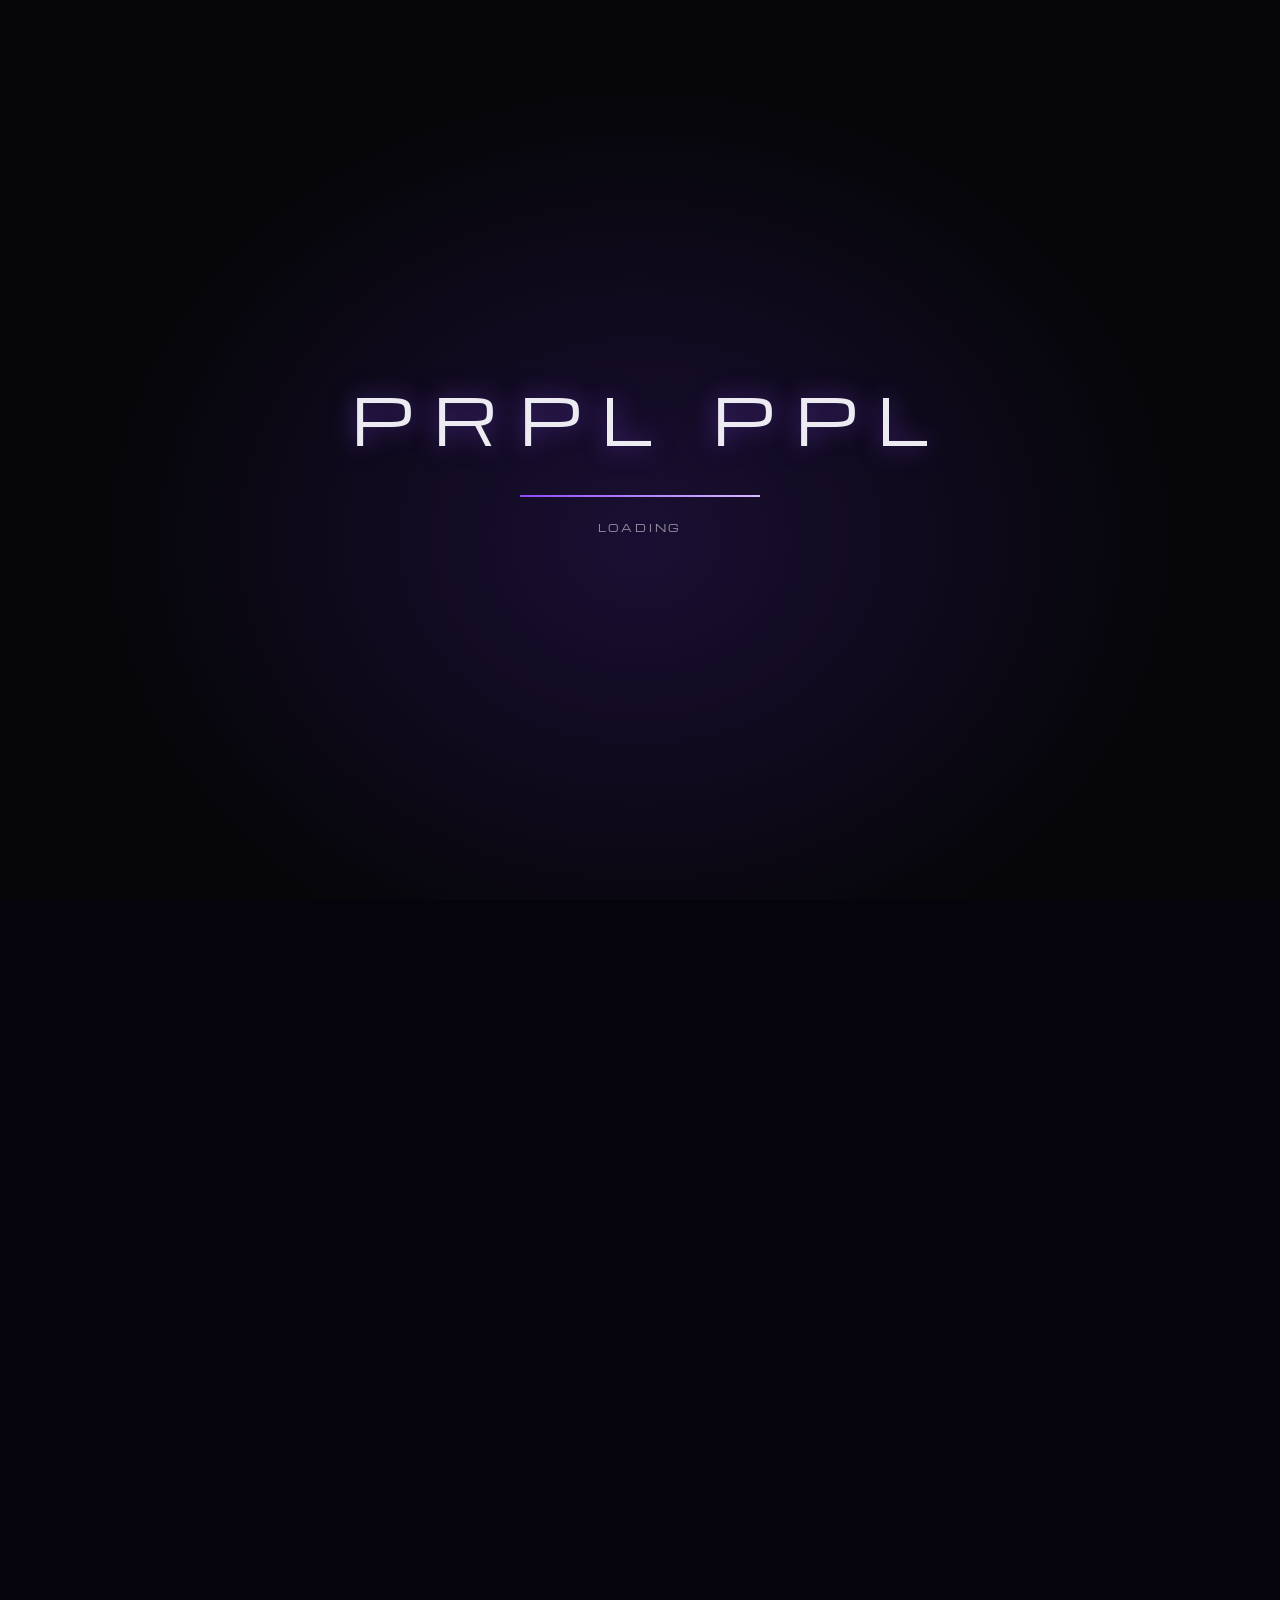
<file: prpl-ppl-site/index.html>
<!DOCTYPE html>
<html lang="en">
<head>
  <meta charset="UTF-8">
  <meta name="viewport" content="width=device-width, initial-scale=1, viewport-fit=cover">
  <meta name="theme-color" content="#000000">
  <title>PRPL PPL</title>
  <meta name="description" content="PRPL PPL: follow the Signal.">
  <link rel="preload" href="assets/fonts/michroma.woff2" as="font" type="font/woff2" crossorigin>
  <link rel="stylesheet" href="base.css"><link rel="stylesheet" href="site.css">
</head>
<body class="is-loading"><nav class="nav" aria-label="Main"><a class="logo" href="index.html">✦ PRPL PPL</a><div class="links"><a href="codex.html">Codex</a><a href="elsewhere.html">Elsewhere</a><a href="observatory.html">Observatory</a><a href="archive.html">Archive</a><a href="oracle.html">Oracle</a><a href="portal.html">Portal</a></div></nav>

  <!-- Loading screen: stays up until the whole video is in memory, so scrolling never stutters. -->
  <div class="loader" id="loader" role="status" aria-live="polite">
    <div class="loader__mark" aria-hidden="true">PRPL PPL</div>
    <div class="loader__bar" aria-hidden="true"><span id="loader-bar"></span></div>
    <p class="loader__status" id="loader-status">Loading 0%</p>
  </div>

  <!-- Scroll-controlled video: scrolling moves the film forward and back. It never plays by itself. -->
  <section class="scroll-video" id="scroll-video" aria-label="PRPL PPL cinematic walk-through">
    <div class="scroll-video__stage">
      <video
        class="scroll-video__media"
        data-src="./assets/video/scene.mp4"
        data-mobile-src="./assets/video/scene-mobile.mp4"
        muted
        playsinline
        webkit-playsinline
        preload="metadata"
        disablepictureinpicture
        disableremoteplayback
        aria-hidden="true"
        tabindex="-1"></video>
      <div class="home-t"><p class="k">THE SIGNAL</p><h1>PRPL PPL</h1></div><div class="scroll-hint" id="scroll-hint">Scroll to enter</div><div class="home-cta" id="home-cta"><p class="sm">FOLLOW THE SIGNAL</p><a class="btn" href="codex.html">ENTER CODEX: 000 →</a></div>
    </div>
  </section>

  <script>
    // Pick the phone or desktop file before the script starts (phones get a centre-cropped, smaller copy).
    (function () {
      var v = document.querySelector('#scroll-video video');
      var src = v.getAttribute('data-src');
      if (window.matchMedia('(max-aspect-ratio: 2/3)').matches) src = v.getAttribute('data-mobile-src') || src;
      window.RVR_SRC = src; // script.js loads it (with a progress bar)
    })();
  </script>
  <script src="script.js"></script>
</body>
</html>
</file>
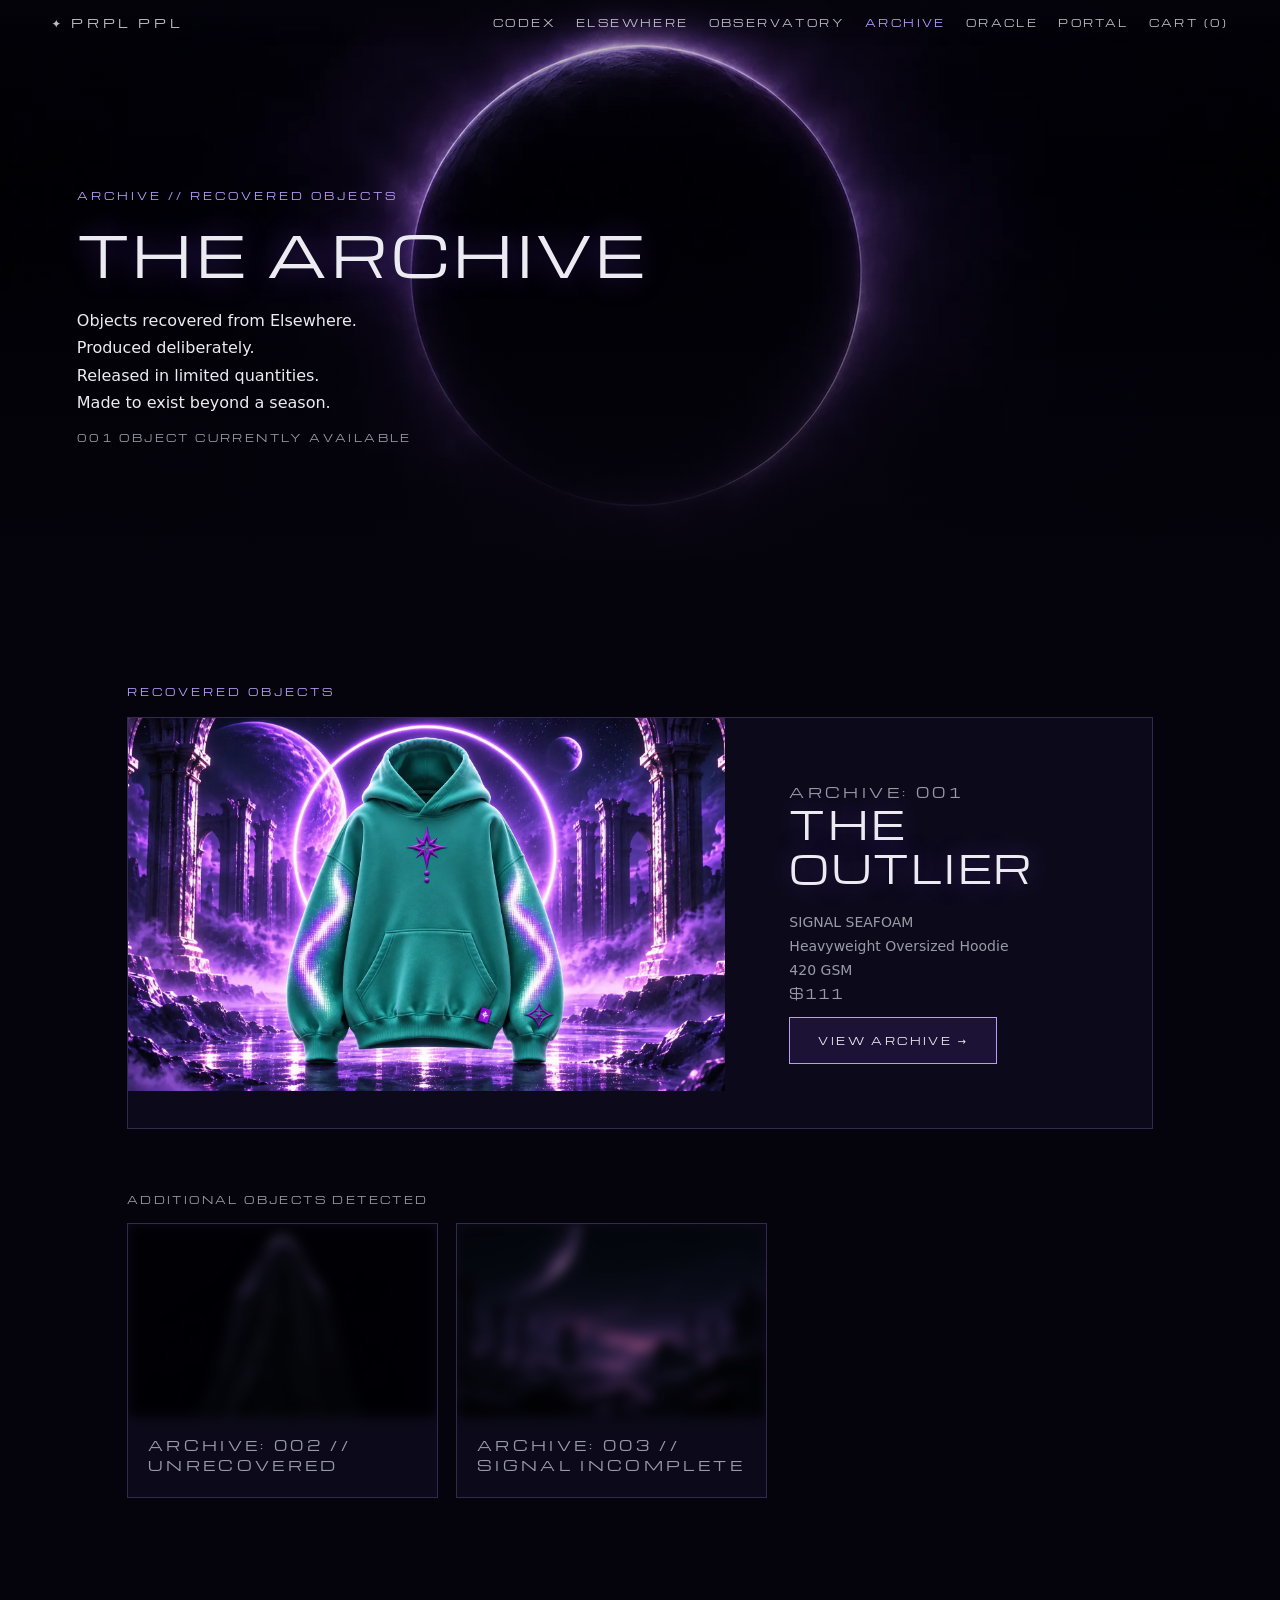
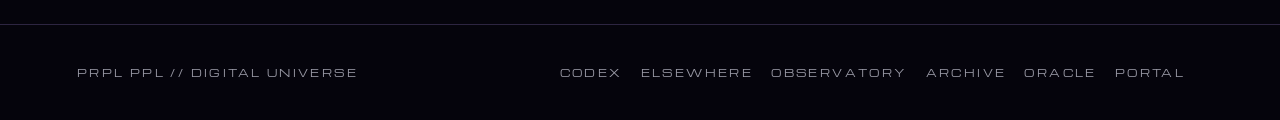
<file: prpl-ppl-site/archive.html>
<!DOCTYPE html><html lang="en"><head><meta charset="utf-8"><meta name="viewport" content="width=device-width,initial-scale=1"><title>The Archive | PRPL PPL</title><meta name="description" content="The Archive: PRPL PPL digital universe."><meta name="theme-color" content="#05040c"><link rel="stylesheet" href="base.css"><link rel="stylesheet" href="site.css"><script>document.documentElement.className="js"</script></head><body><nav class="nav" aria-label="Main"><a class="logo" href="index.html">✦ PRPL PPL</a><div class="links"><a href="codex.html">Codex</a><a href="elsewhere.html">Elsewhere</a><a href="observatory.html">Observatory</a><a href="archive.html" aria-current=page>Archive</a><a href="oracle.html">Oracle</a><a href="portal.html">Portal</a><a href="#" data-cart>Cart (<span class="cart-n">0</span>)</a></div></nav><main><header class="hero short"><div class="bg"><img src="assets/img/archive10.webp" alt=""></div><div class="in fade"><p class="k">ARCHIVE // RECOVERED OBJECTS</p><h1>THE ARCHIVE</h1><p>Objects recovered from Elsewhere.<br>Produced deliberately.<br>Released in limited quantities.<br>Made to exist beyond a season.</p><p class="sm">001 OBJECT CURRENTLY AVAILABLE</p></div></header><section class="sec fade "><p class="k">RECOVERED OBJECTS</p><a class="card" href="outlier.html" style="display:grid;grid-template-columns:1.4fr 1fr"><img src="assets/img/archive3.webp" alt="The Outlier hoodie in Signal Seafoam"><div style="align-self:center;padding:5vw"><p class="sm">ARCHIVE: 001</p><h2>THE OUTLIER</h2><p>SIGNAL SEAFOAM<br>Heavyweight Oversized Hoodie<br>420 GSM</p><p class="price">$111</p><span class="btn">VIEW ARCHIVE →</span></div></a><p class="sm" style="margin:7vh 0 16px">ADDITIONAL OBJECTS DETECTED</p><div class="grid" style="max-width:640px"><div class="card" aria-disabled="true"><img class=obs src="assets/img/archive9.webp" alt="" loading=lazy><div><p class="sm">ARCHIVE: 002 // UNRECOVERED</p></div></div><div class="card" aria-disabled="true"><img class=obs src="assets/img/oracle3.webp" alt="" loading=lazy><div><p class="sm">ARCHIVE: 003 // SIGNAL INCOMPLETE</p></div></div></div></section></main><footer class="foot"><span class="sm">PRPL PPL // DIGITAL UNIVERSE</span><span class="sm"><a href="codex.html">Codex</a><a href="elsewhere.html">Elsewhere</a><a href="observatory.html">Observatory</a><a href="archive.html">Archive</a><a href="oracle.html">Oracle</a><a href="portal.html">Portal</a></span></footer><aside class="drawer" id="drawer" aria-label="Cart"><button class="btn" id="cart-x" style="align-self:flex-end;margin:0">CLOSE ✕</button><p class="k">YOUR ARCHIVE</p><div id="cart-body"></div><a class="btn" href="outlier.html" style="margin:0">VIEW CART</a><button class="btn" id="checkout" style="margin:0">CHECKOUT</button></aside><script src="site.js"></script></body></html>
</file>
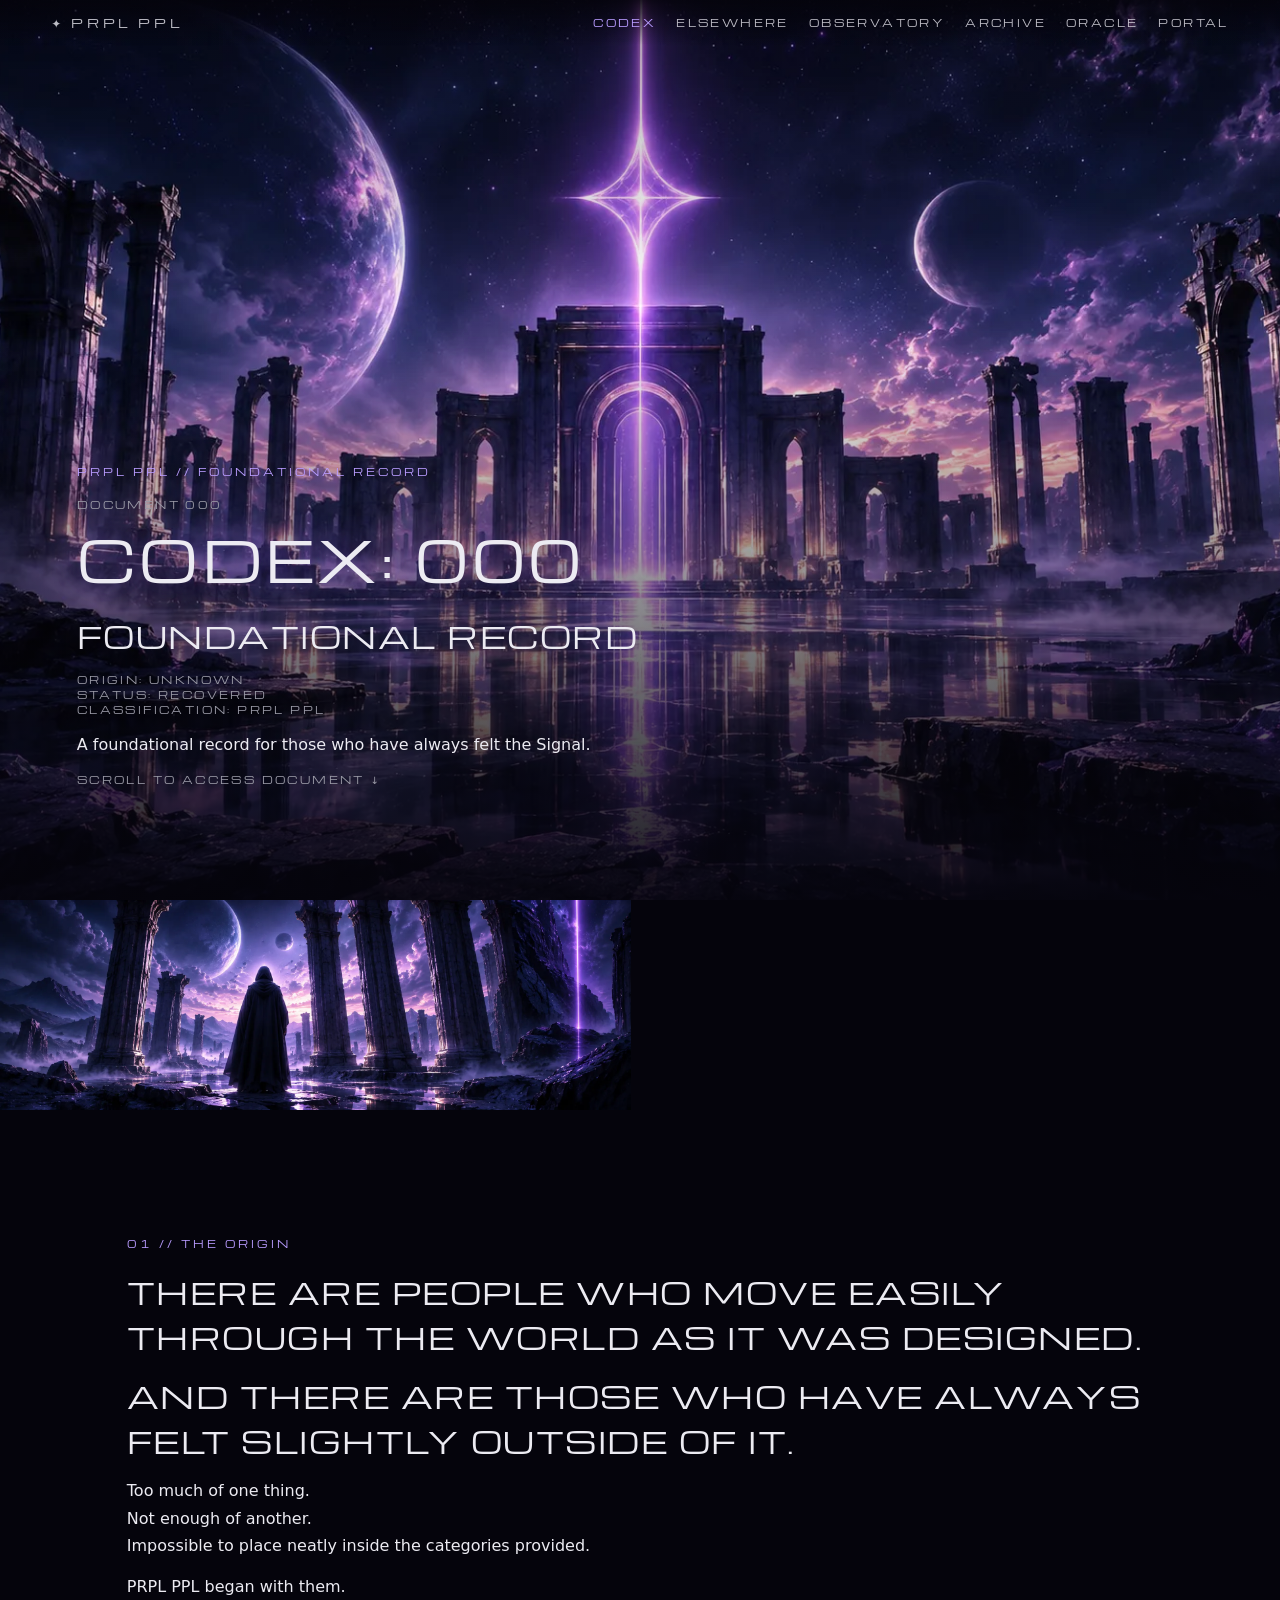
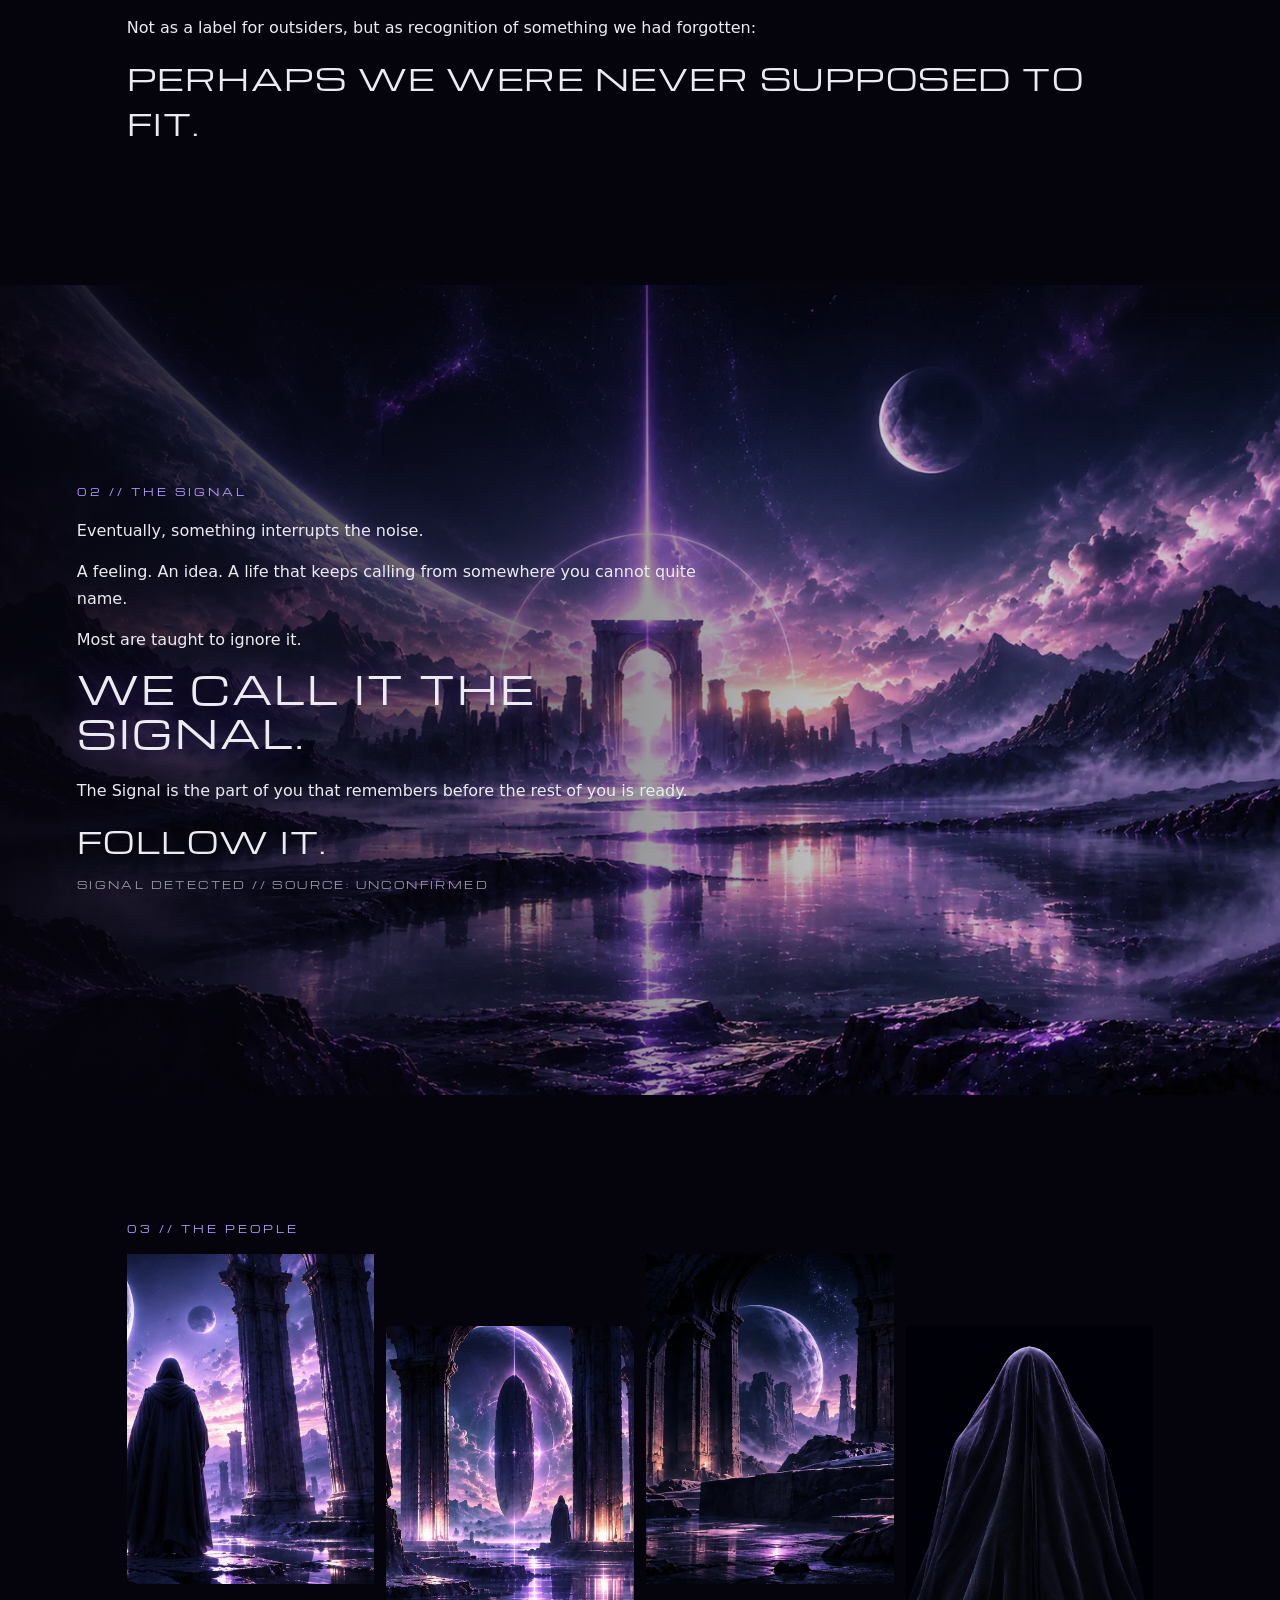
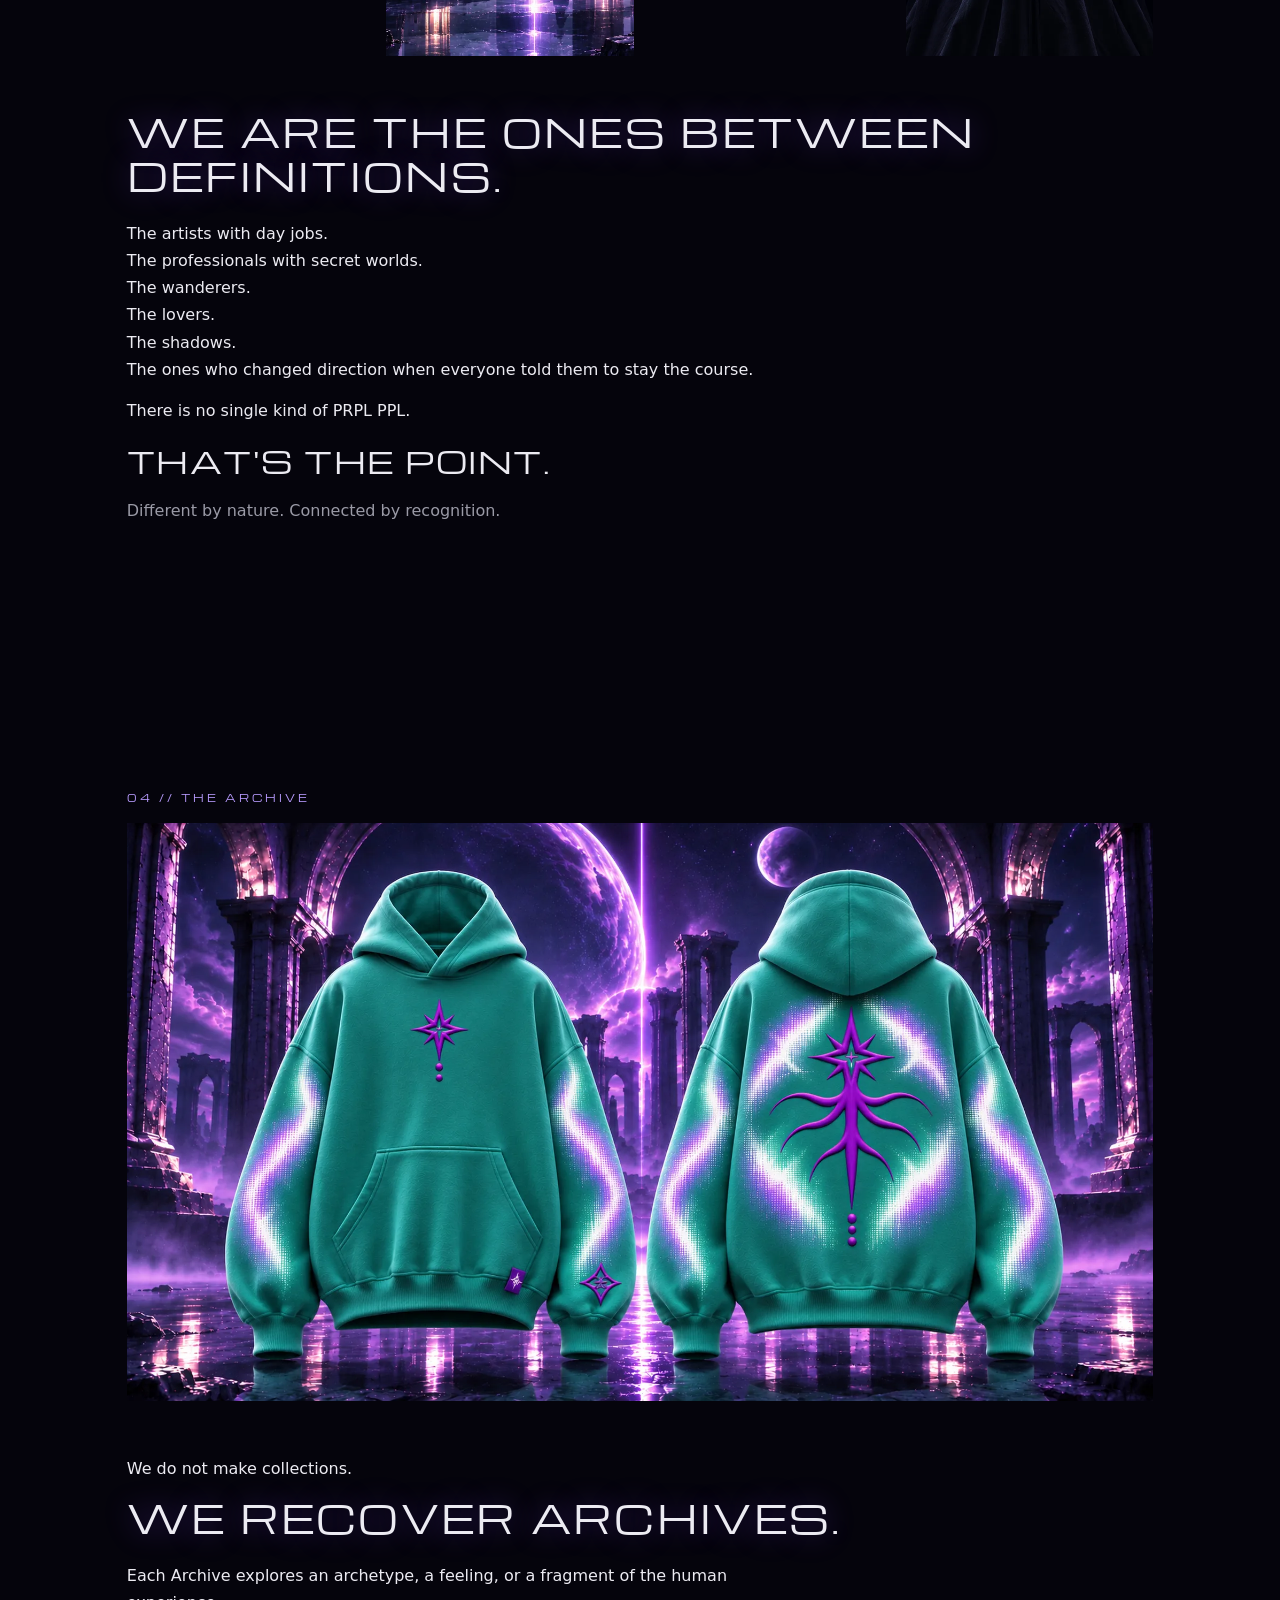
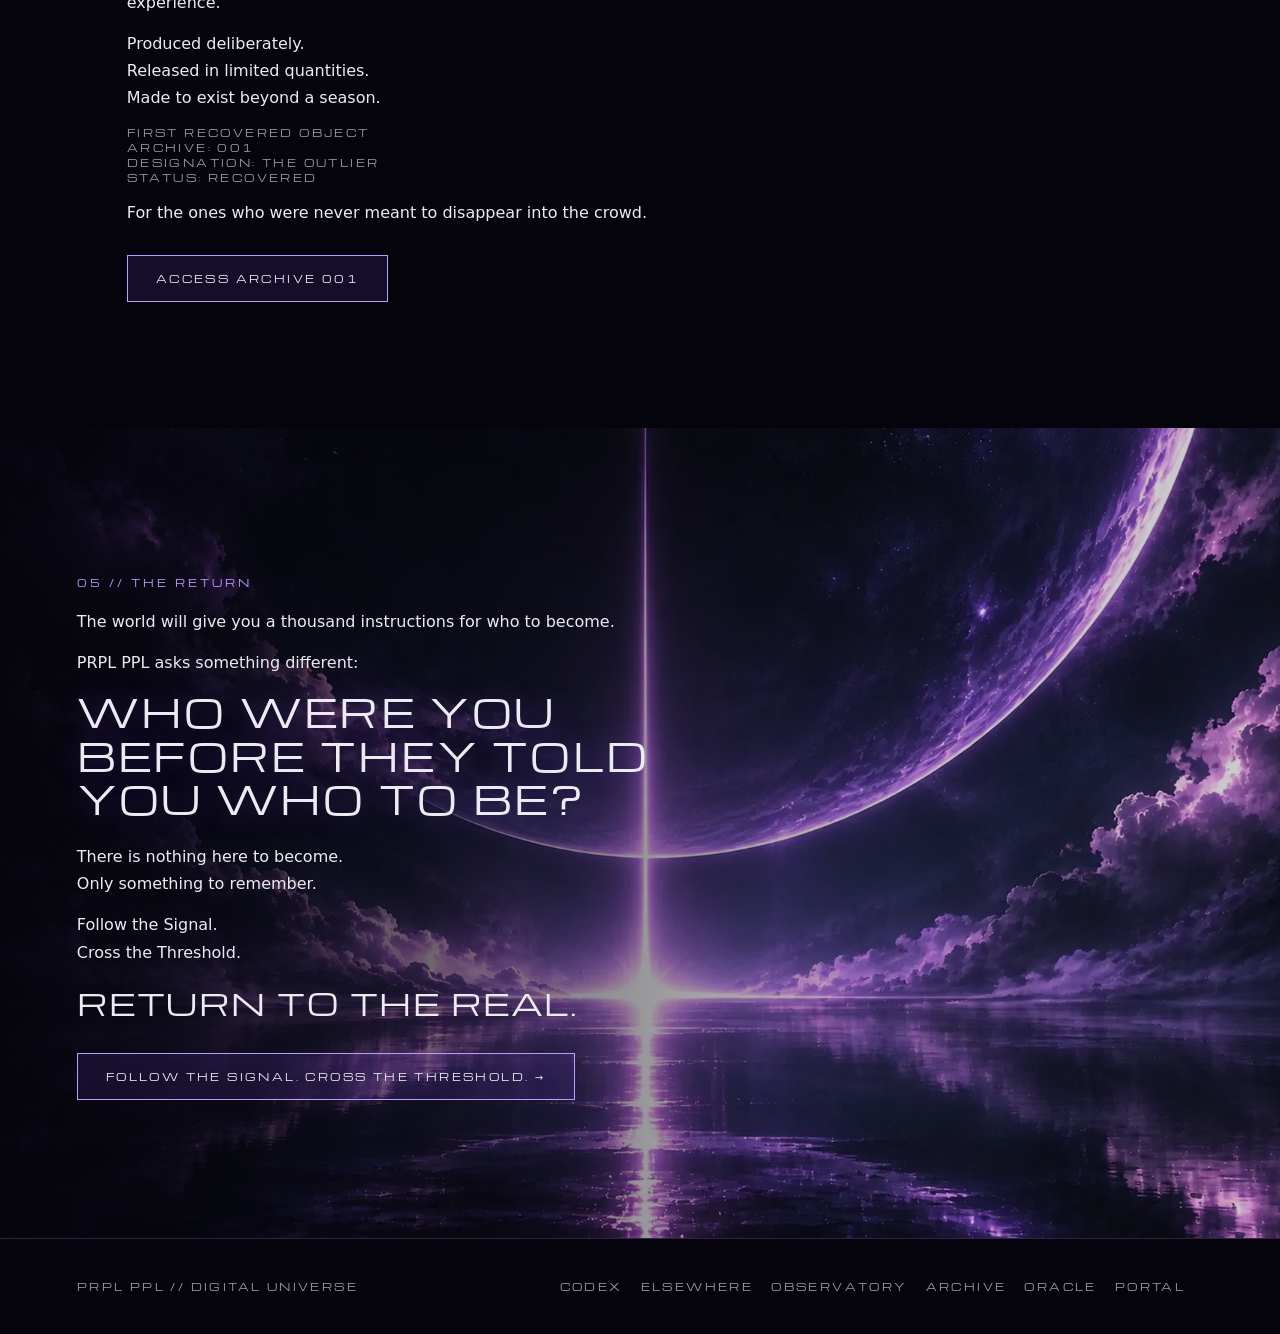
<file: prpl-ppl-site/codex.html>
<!DOCTYPE html><html lang="en"><head><meta charset="utf-8"><meta name="viewport" content="width=device-width,initial-scale=1"><title>Codex: 000 | PRPL PPL</title><meta name="description" content="Codex: 000: PRPL PPL digital universe."><meta name="theme-color" content="#05040c"><link rel="stylesheet" href="base.css"><link rel="stylesheet" href="site.css"><script>document.documentElement.className="js"</script></head><body><nav class="nav" aria-label="Main"><a class="logo" href="index.html">✦ PRPL PPL</a><div class="links"><a href="codex.html" aria-current=page>Codex</a><a href="elsewhere.html">Elsewhere</a><a href="observatory.html">Observatory</a><a href="archive.html">Archive</a><a href="oracle.html">Oracle</a><a href="portal.html">Portal</a></div></nav><main><header class="hero"><div class="bg"><img src="assets/img/codex1.webp" alt=""></div><div class="in fade"><p class="k">PRPL PPL // FOUNDATIONAL RECORD</p><p class="sm">DOCUMENT 000</p><h1>CODEX: 000</h1><p class="big">FOUNDATIONAL RECORD</p><p class="sm">ORIGIN: UNKNOWN<br>STATUS: RECOVERED<br>CLASSIFICATION: PRPL PPL</p><p>A foundational record for those who have always felt the Signal.</p><p class="sm">SCROLL TO ACCESS DOCUMENT ↓</p></div></header><p class="strip"><img src="assets/img/codex2.webp" alt="Anonymous figure among monumental columns" loading=lazy></p><section class="sec fade "><p class="k">01 // THE ORIGIN</p><p class="big">THERE ARE PEOPLE WHO MOVE EASILY THROUGH THE WORLD AS IT WAS DESIGNED.</p><p class="big">AND THERE ARE THOSE WHO HAVE ALWAYS FELT SLIGHTLY OUTSIDE OF IT.</p><p>Too much of one thing.<br>Not enough of another.<br>Impossible to place neatly inside the categories provided.</p><p>PRPL PPL began with them.</p><p>Not as a label for outsiders, but as recognition of something we had forgotten:</p><p class="big">PERHAPS WE WERE NEVER SUPPOSED TO FIT.</p></section><section class="panel"><div class="bg"><img src="assets/img/codex7.webp" alt="" loading=lazy></div><div class="in fade" style="padding-top:12vh"><p class="k">02 // THE SIGNAL</p><p>Eventually, something interrupts the noise.</p><p>A feeling. An idea. A life that keeps calling from somewhere you cannot quite name.</p><p>Most are taught to ignore it.</p><h2>WE CALL IT THE SIGNAL.</h2><p>The Signal is the part of you that remembers before the rest of you is ready.</p><p class="big">FOLLOW IT.</p><p class="sm">SIGNAL DETECTED // SOURCE: UNCONFIRMED</p></div></section><section class="sec fade "><p class="k">03 // THE PEOPLE</p><div class="mosaic"><img src="assets/img/codex3.webp" alt="Silhouette among columns" loading=lazy><img src="assets/img/codex5.webp" alt="Distant cloaked figures" loading=lazy><img src="assets/img/archive1.webp" alt="Figure at a threshold" loading=lazy><img src="assets/img/archive9.webp" alt="Hooded silhouette" loading=lazy></div><h2>WE ARE THE ONES BETWEEN DEFINITIONS.</h2><p>The artists with day jobs.<br>The professionals with secret worlds.<br>The wanderers.<br>The lovers.<br>The shadows.<br>The ones who changed direction when everyone told them to stay the course.</p><p>There is no single kind of PRPL PPL.</p><p class="big">THAT'S THE POINT.</p><p class="mu">Different by nature. Connected by recognition.</p></section><section class="sec fade "><p class="k">04 // THE ARCHIVE</p><img src="assets/img/codex6.webp" alt="Archive 001 hoodies, front and back" loading=lazy><p style="margin-top:6vh">We do not make collections.</p><h2>WE RECOVER ARCHIVES.</h2><p>Each Archive explores an archetype, a feeling, or a fragment of the human experience.</p><p>Produced deliberately.<br>Released in limited quantities.<br>Made to exist beyond a season.</p><p class="sm">FIRST RECOVERED OBJECT<br>ARCHIVE: 001<br>DESIGNATION: THE OUTLIER<br>STATUS: RECOVERED</p><p>For the ones who were never meant to disappear into the crowd.</p><a class="btn" href="archive.html">ACCESS ARCHIVE 001</a></section><section class="panel"><div class="bg"><img src="assets/img/elsewhere2.webp" alt="" loading=lazy></div><div class="in fade" style="padding-top:12vh"><p class="k">05 // THE RETURN</p><p>The world will give you a thousand instructions for who to become.</p><p>PRPL PPL asks something different:</p><h2>WHO WERE YOU BEFORE THEY TOLD YOU WHO TO BE?</h2><p>There is nothing here to become.<br>Only something to remember.</p><p>Follow the Signal.<br>Cross the Threshold.</p><p class="big">RETURN TO THE REAL.</p><a class="btn" href="elsewhere.html">FOLLOW THE SIGNAL. CROSS THE THRESHOLD. →</a></div></section></main><footer class="foot"><span class="sm">PRPL PPL // DIGITAL UNIVERSE</span><span class="sm"><a href="codex.html">Codex</a><a href="elsewhere.html">Elsewhere</a><a href="observatory.html">Observatory</a><a href="archive.html">Archive</a><a href="oracle.html">Oracle</a><a href="portal.html">Portal</a></span></footer><script src="site.js"></script></body></html>
</file>
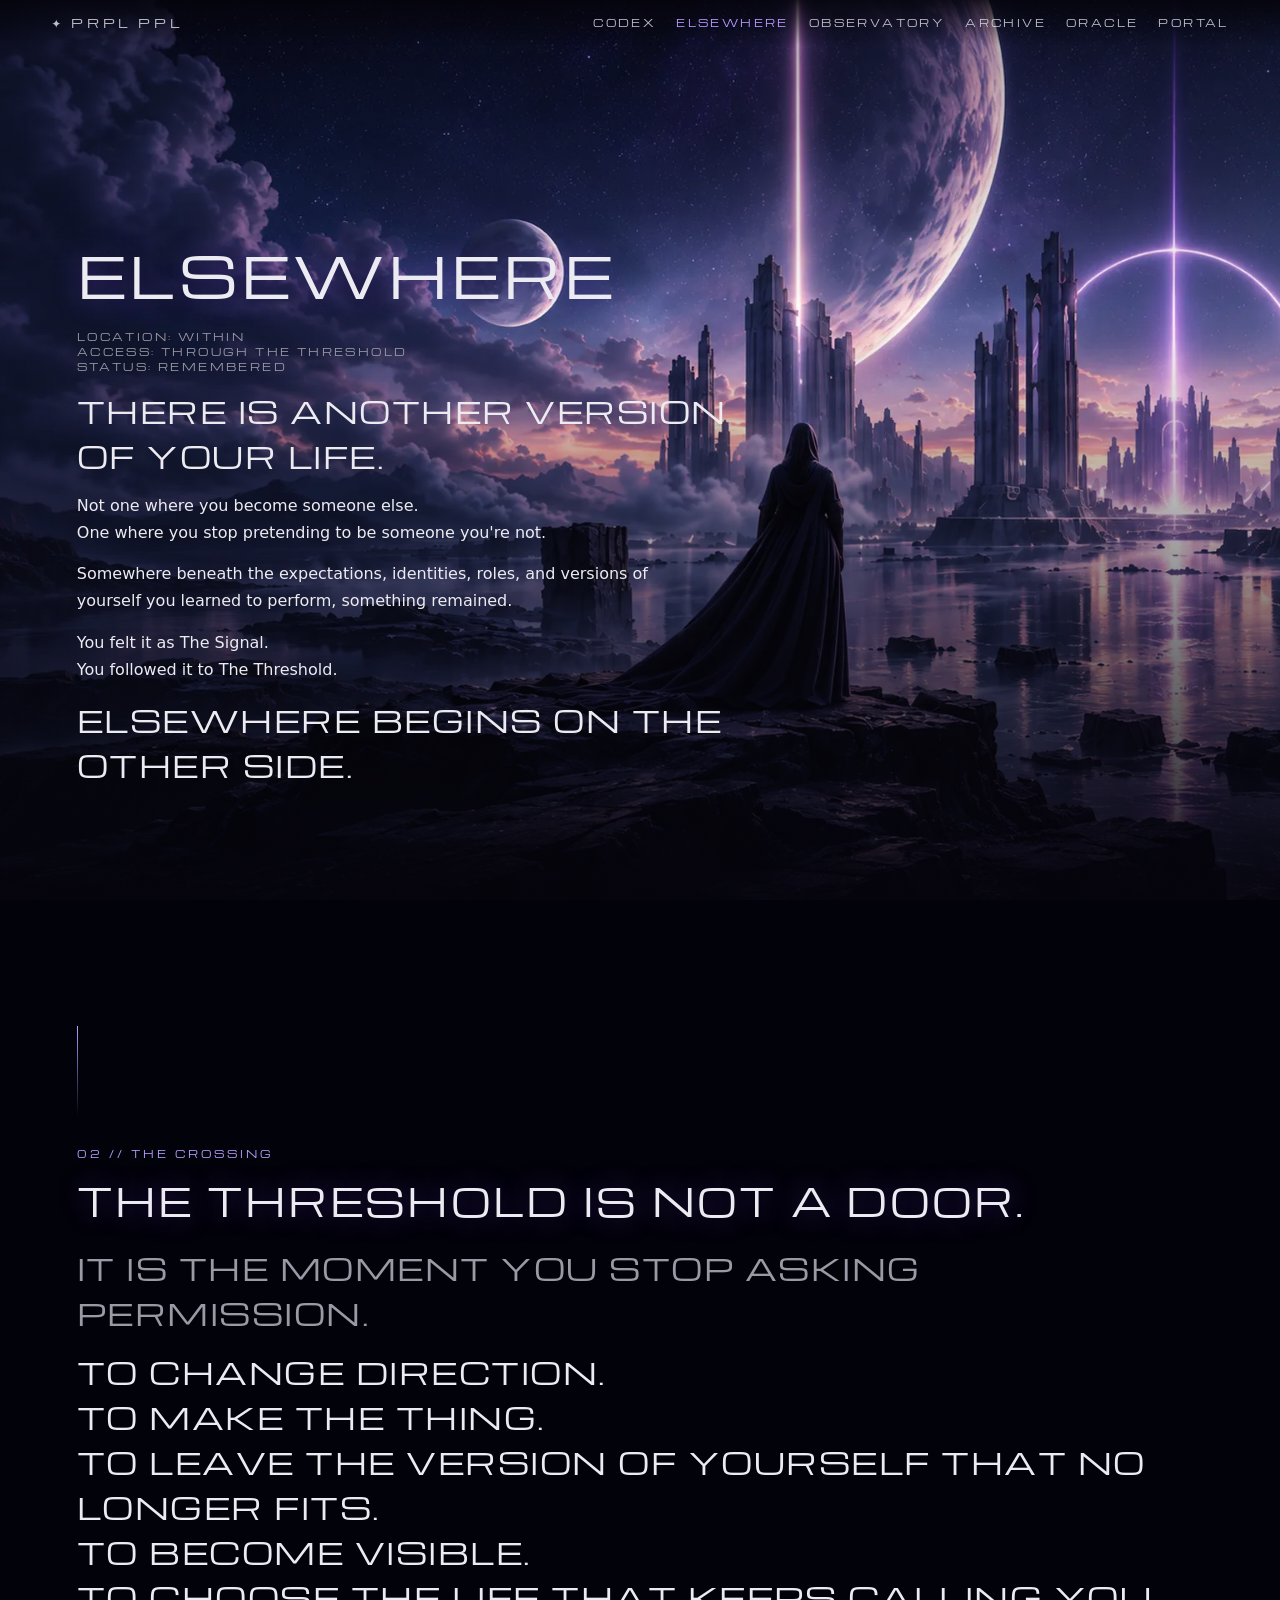
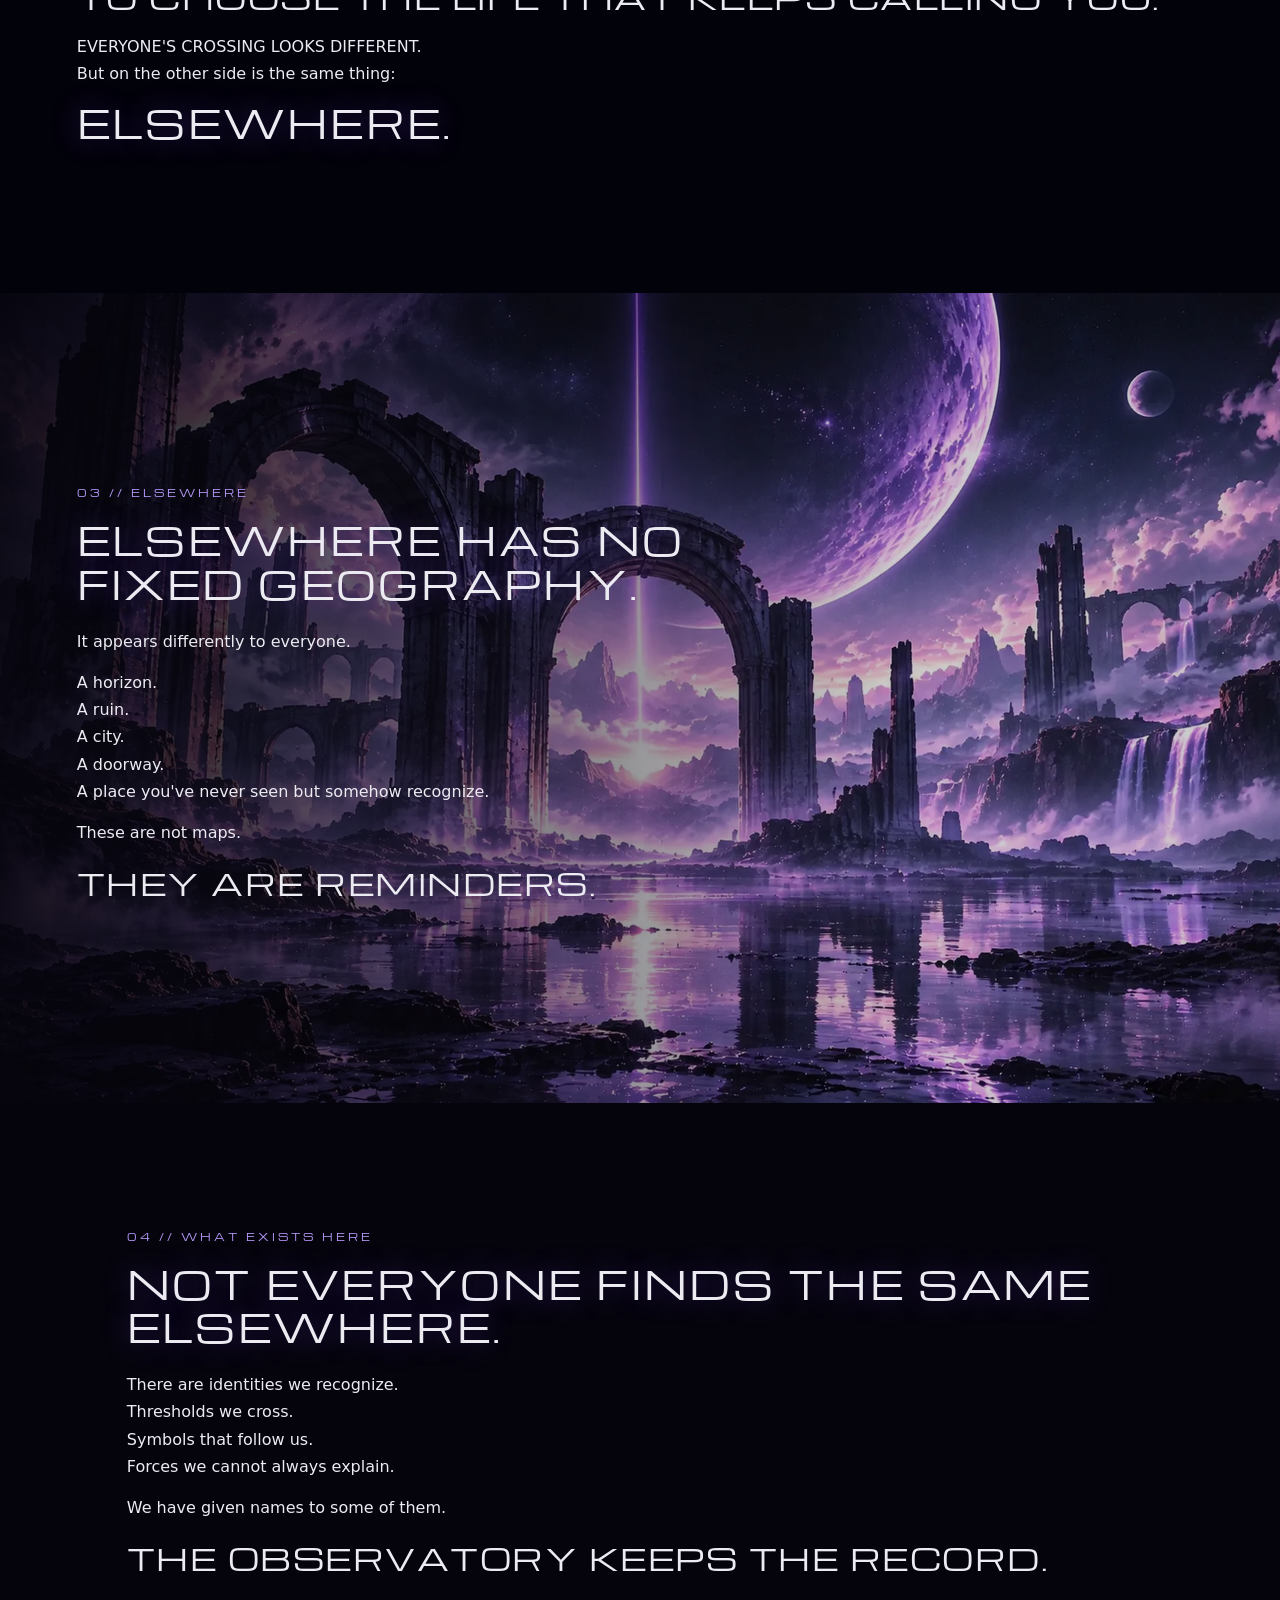
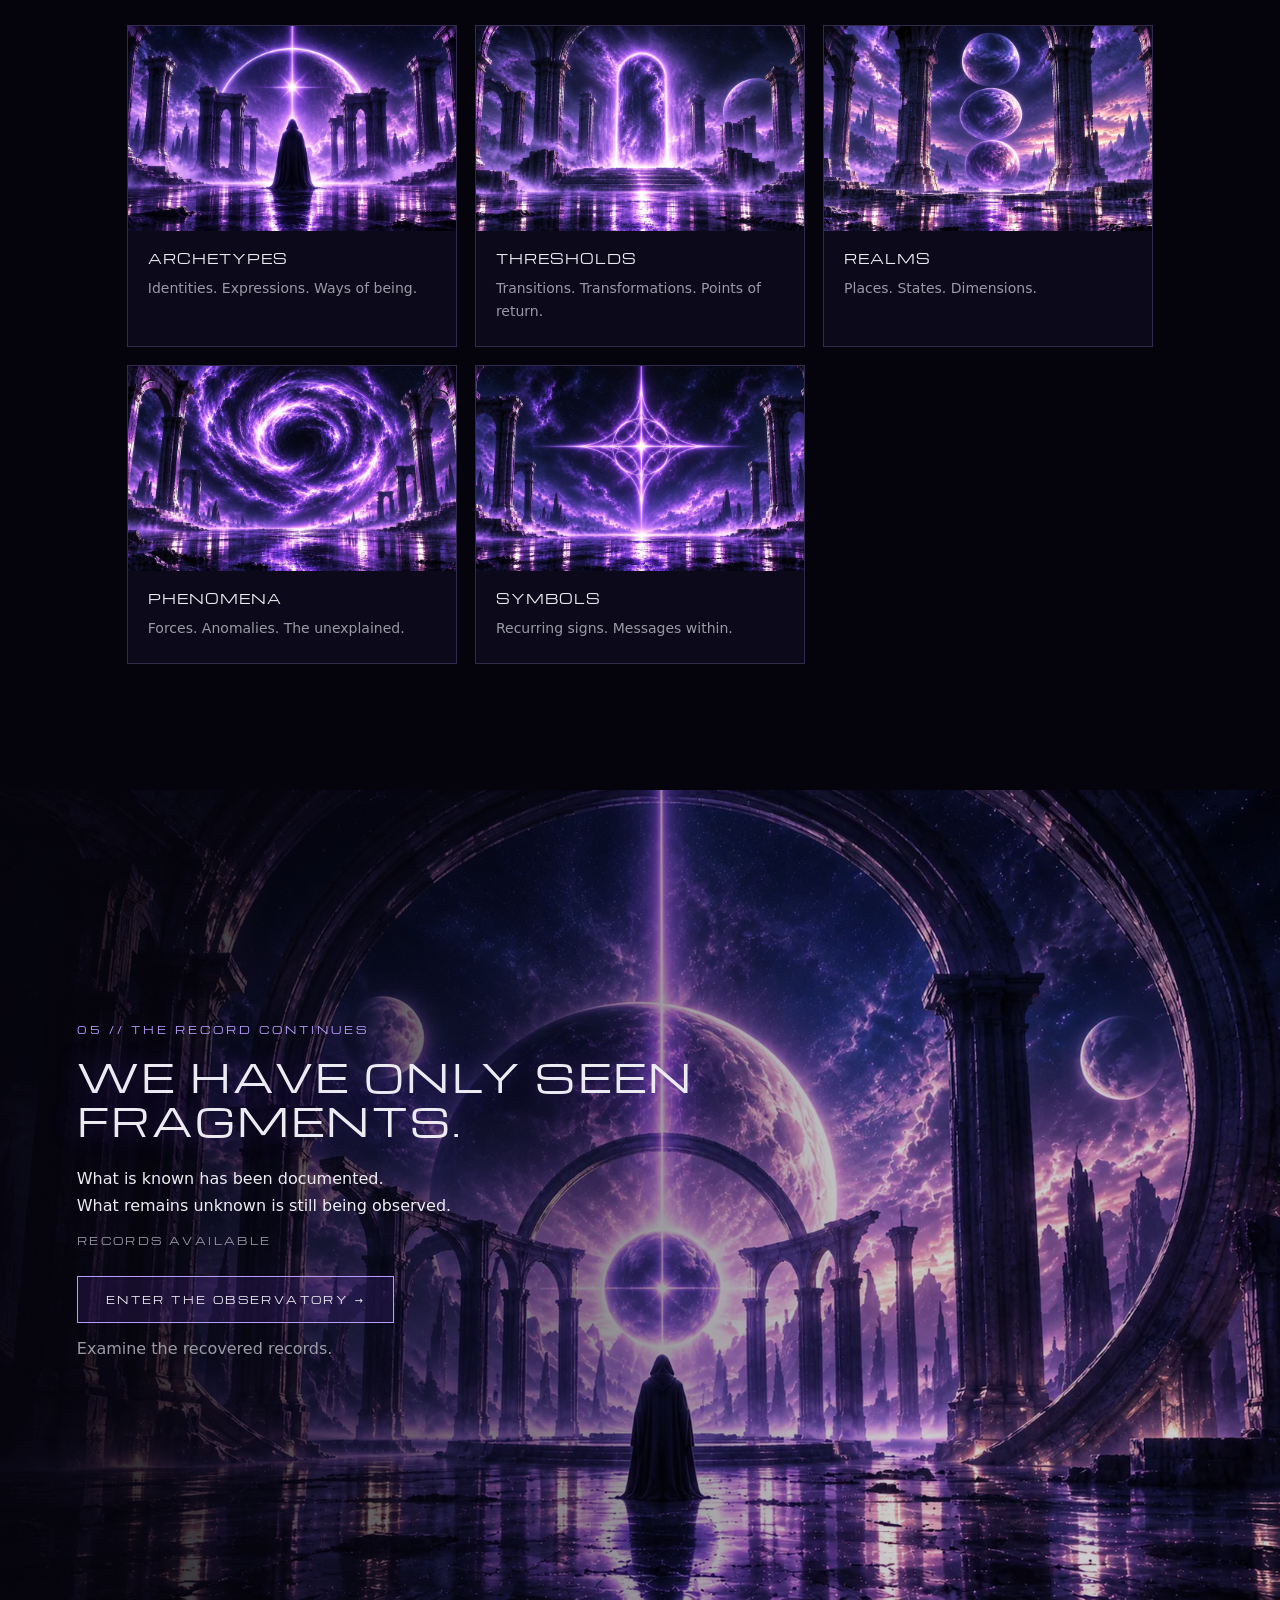
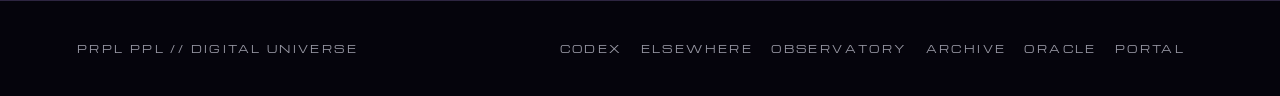
<file: prpl-ppl-site/elsewhere.html>
<!DOCTYPE html><html lang="en"><head><meta charset="utf-8"><meta name="viewport" content="width=device-width,initial-scale=1"><title>Elsewhere | PRPL PPL</title><meta name="description" content="Elsewhere: PRPL PPL digital universe."><meta name="theme-color" content="#05040c"><link rel="stylesheet" href="base.css"><link rel="stylesheet" href="site.css"><script>document.documentElement.className="js"</script></head><body><nav class="nav" aria-label="Main"><a class="logo" href="index.html">✦ PRPL PPL</a><div class="links"><a href="codex.html">Codex</a><a href="elsewhere.html" aria-current=page>Elsewhere</a><a href="observatory.html">Observatory</a><a href="archive.html">Archive</a><a href="oracle.html">Oracle</a><a href="portal.html">Portal</a></div></nav><main><header class="hero"><div class="bg"><img src="assets/img/elsewhere1.webp" alt=""></div><div class="in fade"><h1>ELSEWHERE</h1><p class="sm">LOCATION: WITHIN<br>ACCESS: THROUGH THE THRESHOLD<br>STATUS: REMEMBERED</p><p class="big">THERE IS ANOTHER VERSION OF YOUR LIFE.</p><p>Not one where you become someone else.<br>One where you stop pretending to be someone you're not.</p><p>Somewhere beneath the expectations, identities, roles, and versions of yourself you learned to perform, something remained.</p><p>You felt it as The Signal.<br>You followed it to The Threshold.</p><p class="big">ELSEWHERE BEGINS ON THE OTHER SIDE.</p></div></header><section class="dark wide fade"><div class="line"></div><p class="k">02 // THE CROSSING</p><h2>THE THRESHOLD IS NOT A DOOR.</h2><p class="big" style="color:var(--mu)">It is the moment you stop asking permission.</p><p class="big">To change direction.<br>To make the thing.<br>To leave the version of yourself that no longer fits.<br>To become visible.<br>To choose the life that keeps calling you.</p><p>EVERYONE'S CROSSING LOOKS DIFFERENT.<br>But on the other side is the same thing:</p><h2>ELSEWHERE.</h2></section><section class="panel"><div class="bg"><img src="assets/img/elsewhere3.webp" alt="" loading=lazy></div><div class="in fade" style="padding-top:12vh"><p class="k">03 // ELSEWHERE</p><h2>ELSEWHERE HAS NO FIXED GEOGRAPHY.</h2><p>It appears differently to everyone.</p><p>A horizon.<br>A ruin.<br>A city.<br>A doorway.<br>A place you've never seen but somehow recognize.</p><p>These are not maps.</p><p class="big">THEY ARE REMINDERS.</p></div></section><section class="sec fade "><p class="k">04 // WHAT EXISTS HERE</p><h2>NOT EVERYONE FINDS THE SAME ELSEWHERE.</h2><p>There are identities we recognize.<br>Thresholds we cross.<br>Symbols that follow us.<br>Forces we cannot always explain.</p><p>We have given names to some of them.</p><p class="big">THE OBSERVATORY KEEPS THE RECORD.</p><div class="grid" style="margin-top:5vh"><a class="card" href="observatory.html"><img src="assets/img/observatory2.webp" alt="" loading=lazy><div><h3>Archetypes</h3><p>Identities. Expressions. Ways of being.</p></div></a><a class="card" href="observatory.html"><img src="assets/img/observatory3.webp" alt="" loading=lazy><div><h3>Thresholds</h3><p>Transitions. Transformations. Points of return.</p></div></a><a class="card" href="observatory.html"><img src="assets/img/observatory4.webp" alt="" loading=lazy><div><h3>Realms</h3><p>Places. States. Dimensions.</p></div></a><a class="card" href="observatory.html"><img src="assets/img/observatory5.webp" alt="" loading=lazy><div><h3>Phenomena</h3><p>Forces. Anomalies. The unexplained.</p></div></a><a class="card" href="observatory.html"><img src="assets/img/observatory6.webp" alt="" loading=lazy><div><h3>Symbols</h3><p>Recurring signs. Messages within.</p></div></a></div></section><section class="panel"><div class="bg"><img src="assets/img/observatory1.webp" alt="" loading=lazy></div><div class="in fade" style="padding-top:12vh"><p class="k">05 // THE RECORD CONTINUES</p><h2>WE HAVE ONLY SEEN FRAGMENTS.</h2><p>What is known has been documented.<br>What remains unknown is still being observed.</p><p class="sm">RECORDS AVAILABLE</p><a class="btn" href="observatory.html">ENTER THE OBSERVATORY →</a><p class="mu" style="margin-top:12px">Examine the recovered records.</p></div></section></main><footer class="foot"><span class="sm">PRPL PPL // DIGITAL UNIVERSE</span><span class="sm"><a href="codex.html">Codex</a><a href="elsewhere.html">Elsewhere</a><a href="observatory.html">Observatory</a><a href="archive.html">Archive</a><a href="oracle.html">Oracle</a><a href="portal.html">Portal</a></span></footer><script src="site.js"></script></body></html>
</file>
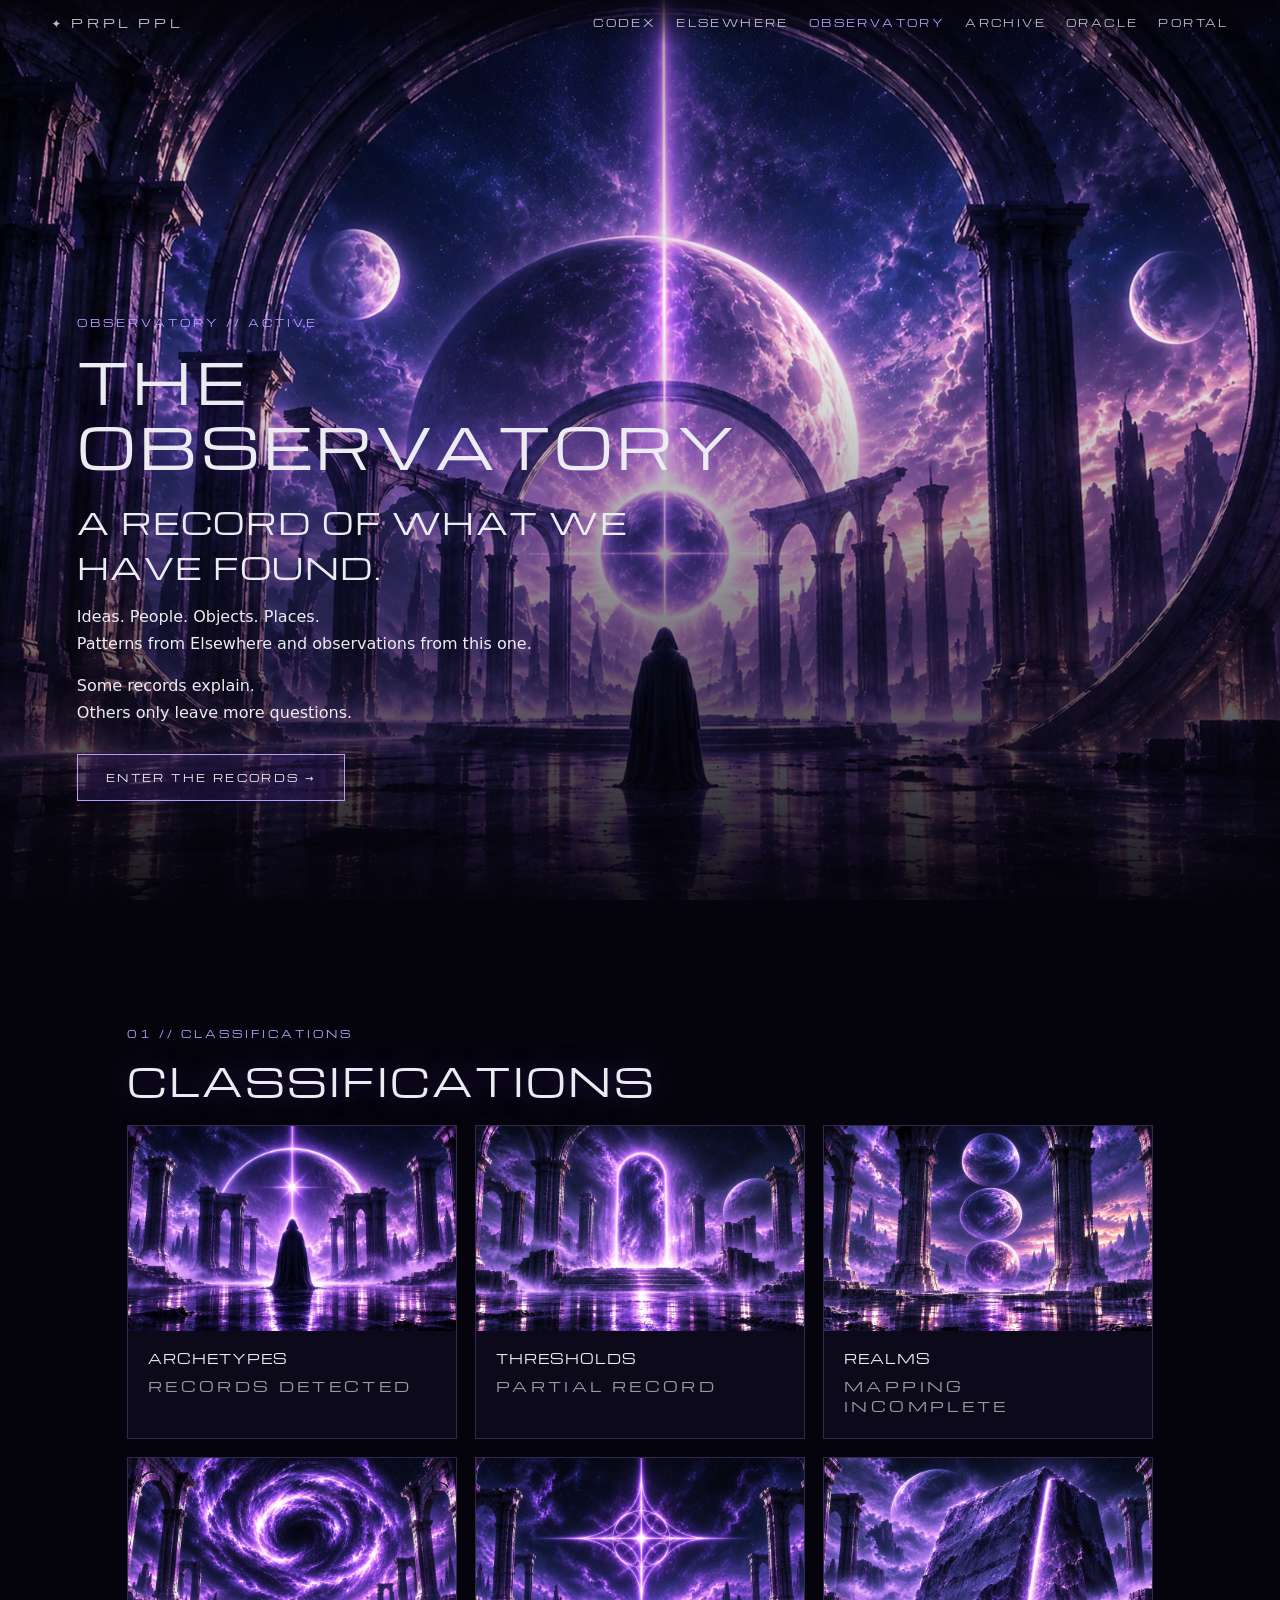
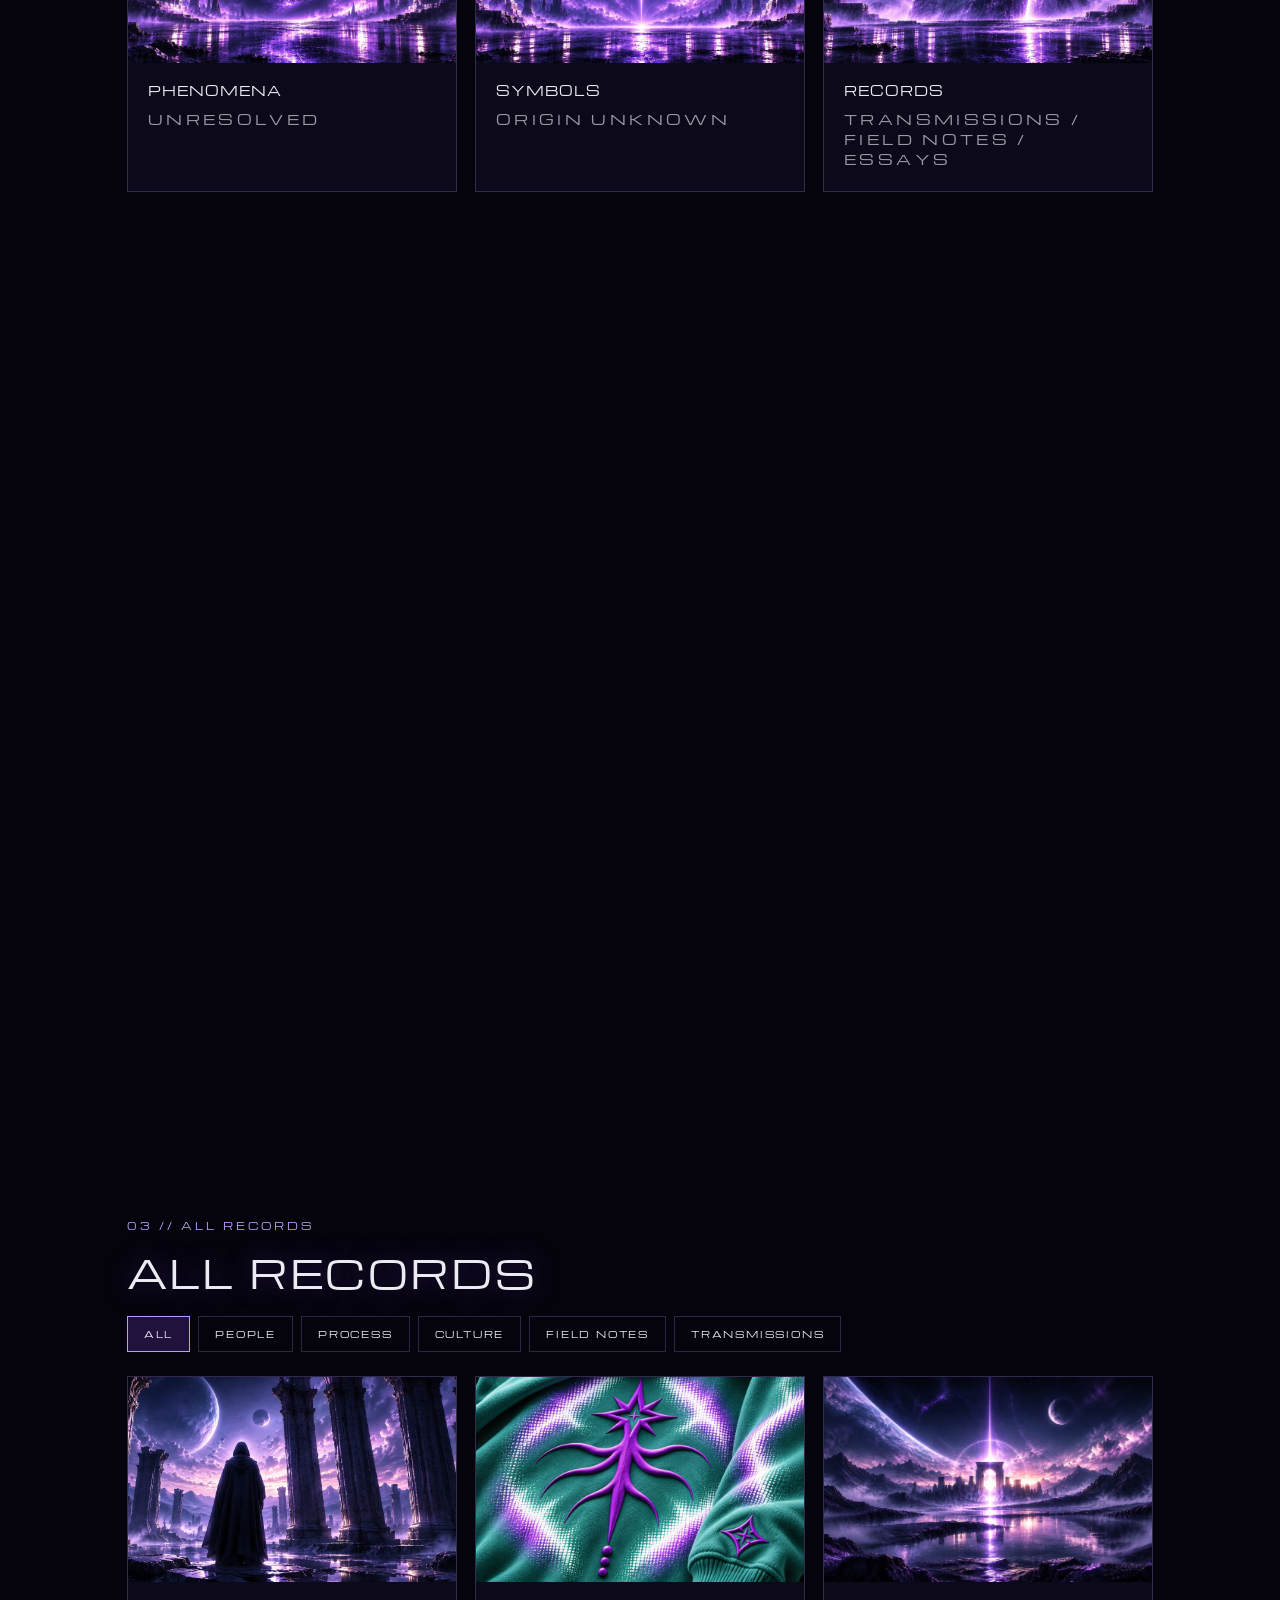
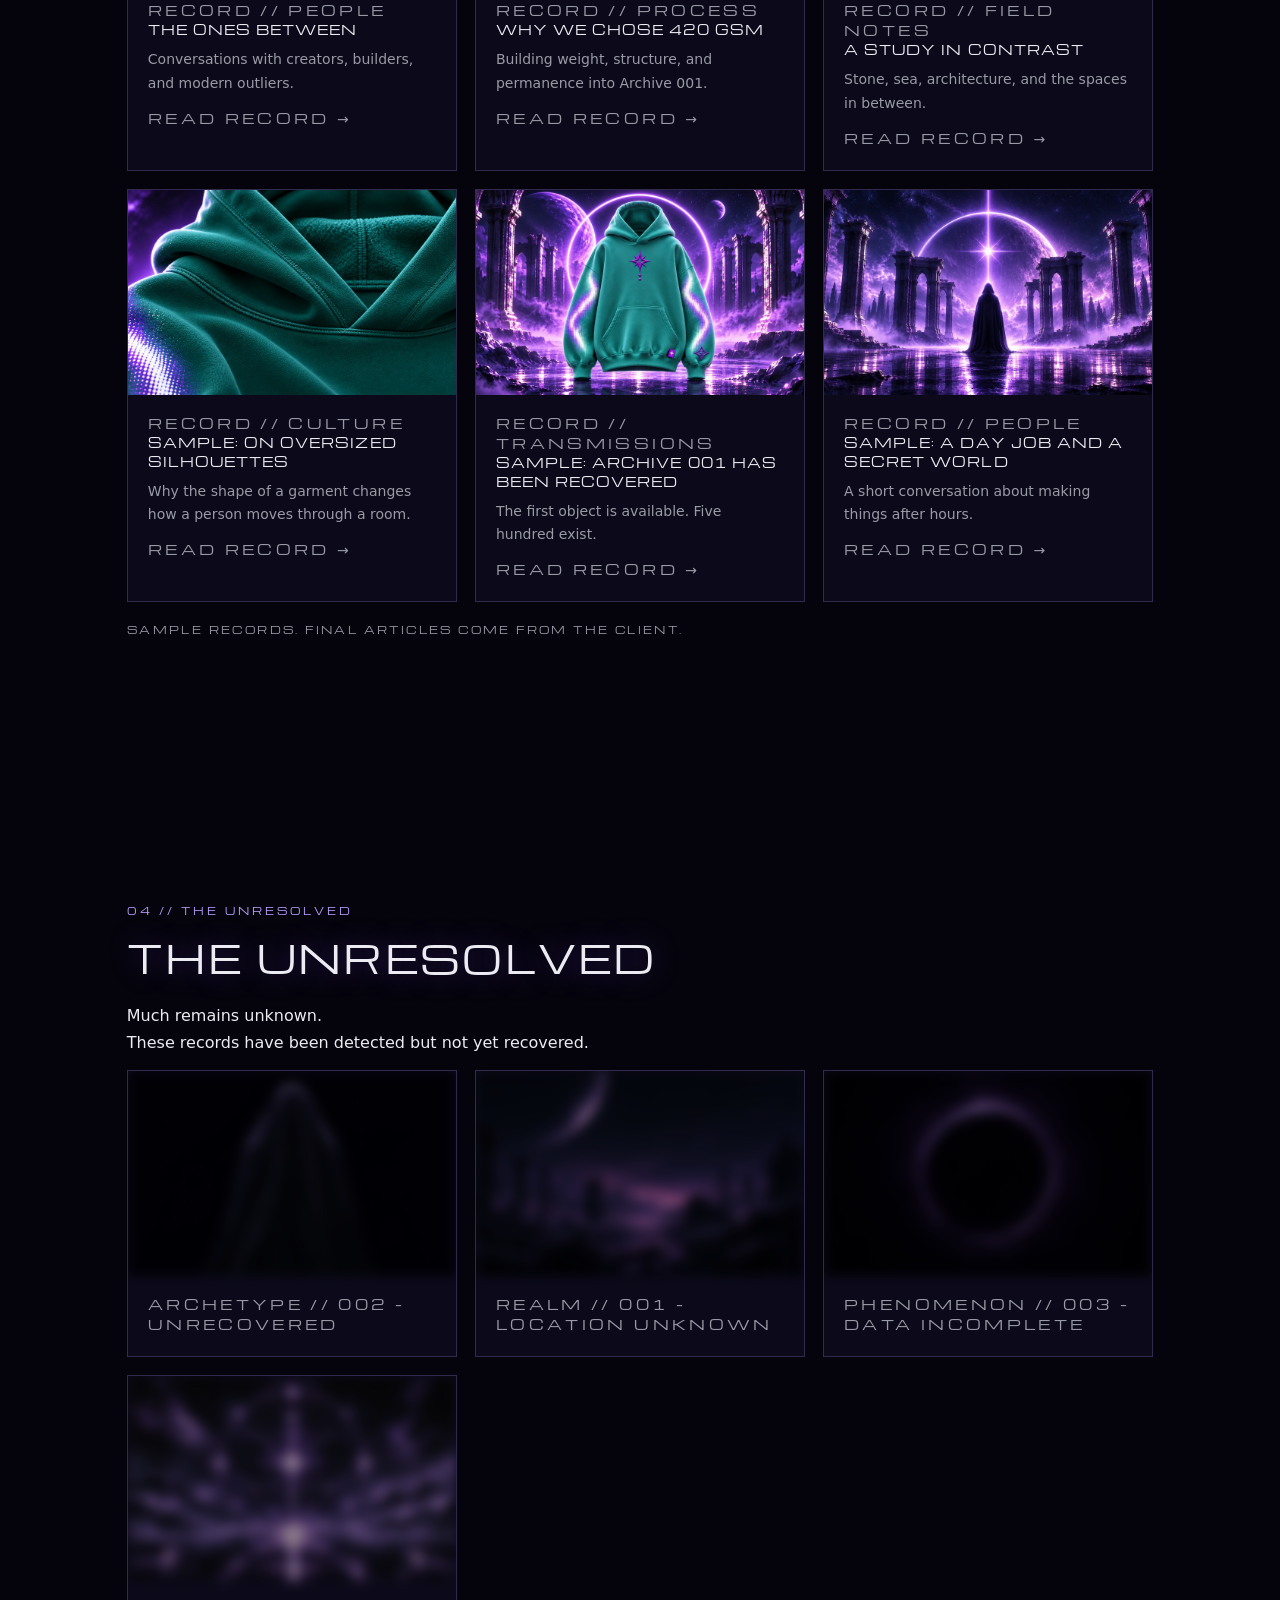
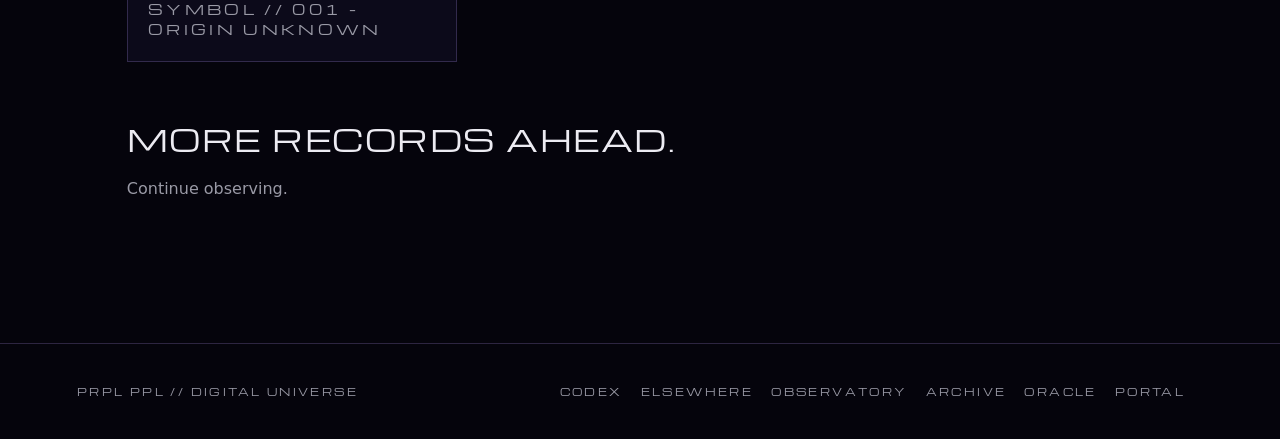
<file: prpl-ppl-site/observatory.html>
<!DOCTYPE html><html lang="en"><head><meta charset="utf-8"><meta name="viewport" content="width=device-width,initial-scale=1"><title>The Observatory | PRPL PPL</title><meta name="description" content="The Observatory: PRPL PPL digital universe."><meta name="theme-color" content="#05040c"><link rel="stylesheet" href="base.css"><link rel="stylesheet" href="site.css"><script>document.documentElement.className="js"</script></head><body><nav class="nav" aria-label="Main"><a class="logo" href="index.html">✦ PRPL PPL</a><div class="links"><a href="codex.html">Codex</a><a href="elsewhere.html">Elsewhere</a><a href="observatory.html" aria-current=page>Observatory</a><a href="archive.html">Archive</a><a href="oracle.html">Oracle</a><a href="portal.html">Portal</a></div></nav><main><header class="hero"><div class="bg"><img src="assets/img/observatory1.webp" alt=""></div><div class="in fade"><p class="k">OBSERVATORY // ACTIVE</p><h1>THE OBSERVATORY</h1><p class="big">A RECORD OF WHAT WE HAVE FOUND.</p><p>Ideas. People. Objects. Places.<br>Patterns from Elsewhere and observations from this one.</p><p>Some records explain.<br>Others only leave more questions.</p><a class="btn" href="#all">ENTER THE RECORDS →</a></div></header><section class="sec fade "><p class="k">01 // CLASSIFICATIONS</p><h2>CLASSIFICATIONS</h2><div class="grid"><a class="card" href="#all"><img src="assets/img/observatory2.webp" alt="" loading=lazy><div><h3>Archetypes</h3><p class="sm">Records detected</p></div></a><a class="card" href="#all"><img src="assets/img/observatory3.webp" alt="" loading=lazy><div><h3>Thresholds</h3><p class="sm">Partial record</p></div></a><a class="card" href="#all"><img src="assets/img/observatory4.webp" alt="" loading=lazy><div><h3>Realms</h3><p class="sm">Mapping incomplete</p></div></a><a class="card" href="#all"><img src="assets/img/observatory5.webp" alt="" loading=lazy><div><h3>Phenomena</h3><p class="sm">Unresolved</p></div></a><a class="card" href="#all"><img src="assets/img/observatory6.webp" alt="" loading=lazy><div><h3>Symbols</h3><p class="sm">Origin unknown</p></div></a><a class="card" href="#all"><img src="assets/img/observatory7.webp" alt="" loading=lazy><div><h3>Records</h3><p class="sm">Transmissions / Field notes / Essays</p></div></a></div></section><section class="sec fade "><p class="k">02 // RECENTLY OBSERVED</p><h2>RECENTLY OBSERVED</h2><div class="grid"><a class="card" href="#all"><img src="assets/img/archive5.webp" alt="" loading=lazy><div><p class="sm">RECORD // PROCESS</p><h3>Why We Chose 420 GSM</h3><p>Building weight, structure, and permanence into Archive 001.</p></div></a><a class="card" href="#all"><img src="assets/img/codex2.webp" alt="" loading=lazy><div><p class="sm">RECORD // PEOPLE</p><h3>The Ones Between</h3><p>Conversations with creators, builders, and modern outliers.</p></div></a><a class="card" href="#all"><img src="assets/img/codex7.webp" alt="" loading=lazy><div><p class="sm">RECORD // FIELD NOTE // PLACE</p><h3>A Study in Contrast</h3><p>Stone, sea, architecture, and the spaces in between.</p></div></a></div><a class="btn" href="#all">VIEW ALL RECORDS →</a></section><section class="sec fade" id="all"><p class="k">03 // ALL RECORDS</p><h2>ALL RECORDS</h2><div class="filters" id="filters" role="group" aria-label="Filters"><button aria-pressed="true" data-f="ALL">ALL</button><button aria-pressed="false" data-f="PEOPLE">PEOPLE</button><button aria-pressed="false" data-f="PROCESS">PROCESS</button><button aria-pressed="false" data-f="CULTURE">CULTURE</button><button aria-pressed="false" data-f="FIELD NOTES">FIELD NOTES</button><button aria-pressed="false" data-f="TRANSMISSIONS">TRANSMISSIONS</button></div><div class="grid" id="records"></div><p class="sm" style="margin-top:20px">Sample records. Final articles come from the client.</p></section><section class="sec fade "><p class="k">04 // THE UNRESOLVED</p><h2>THE UNRESOLVED</h2><p>Much remains unknown.<br>These records have been detected but not yet recovered.</p><div class="grid"><div class="card pulse"><img class=obs src="assets/img/archive9.webp" alt="" loading=lazy><div><p class="sm">ARCHETYPE // 002 - UNRECOVERED</p></div></div><div class="card pulse"><img class=obs src="assets/img/oracle3.webp" alt="" loading=lazy><div><p class="sm">REALM // 001 - LOCATION UNKNOWN</p></div></div><div class="card pulse"><img class=obs src="assets/img/archive10.webp" alt="" loading=lazy><div><p class="sm">PHENOMENON // 003 - DATA INCOMPLETE</p></div></div><div class="card pulse"><img class=obs src="assets/img/elsewhere5.webp" alt="" loading=lazy><div><p class="sm">SYMBOL // 001 - ORIGIN UNKNOWN</p></div></div></div><p class="big" style="margin-top:6vh">MORE RECORDS AHEAD.</p><p class="mu">Continue observing.</p></section></main><footer class="foot"><span class="sm">PRPL PPL // DIGITAL UNIVERSE</span><span class="sm"><a href="codex.html">Codex</a><a href="elsewhere.html">Elsewhere</a><a href="observatory.html">Observatory</a><a href="archive.html">Archive</a><a href="oracle.html">Oracle</a><a href="portal.html">Portal</a></span></footer><script src="site.js"></script></body></html>
</file>
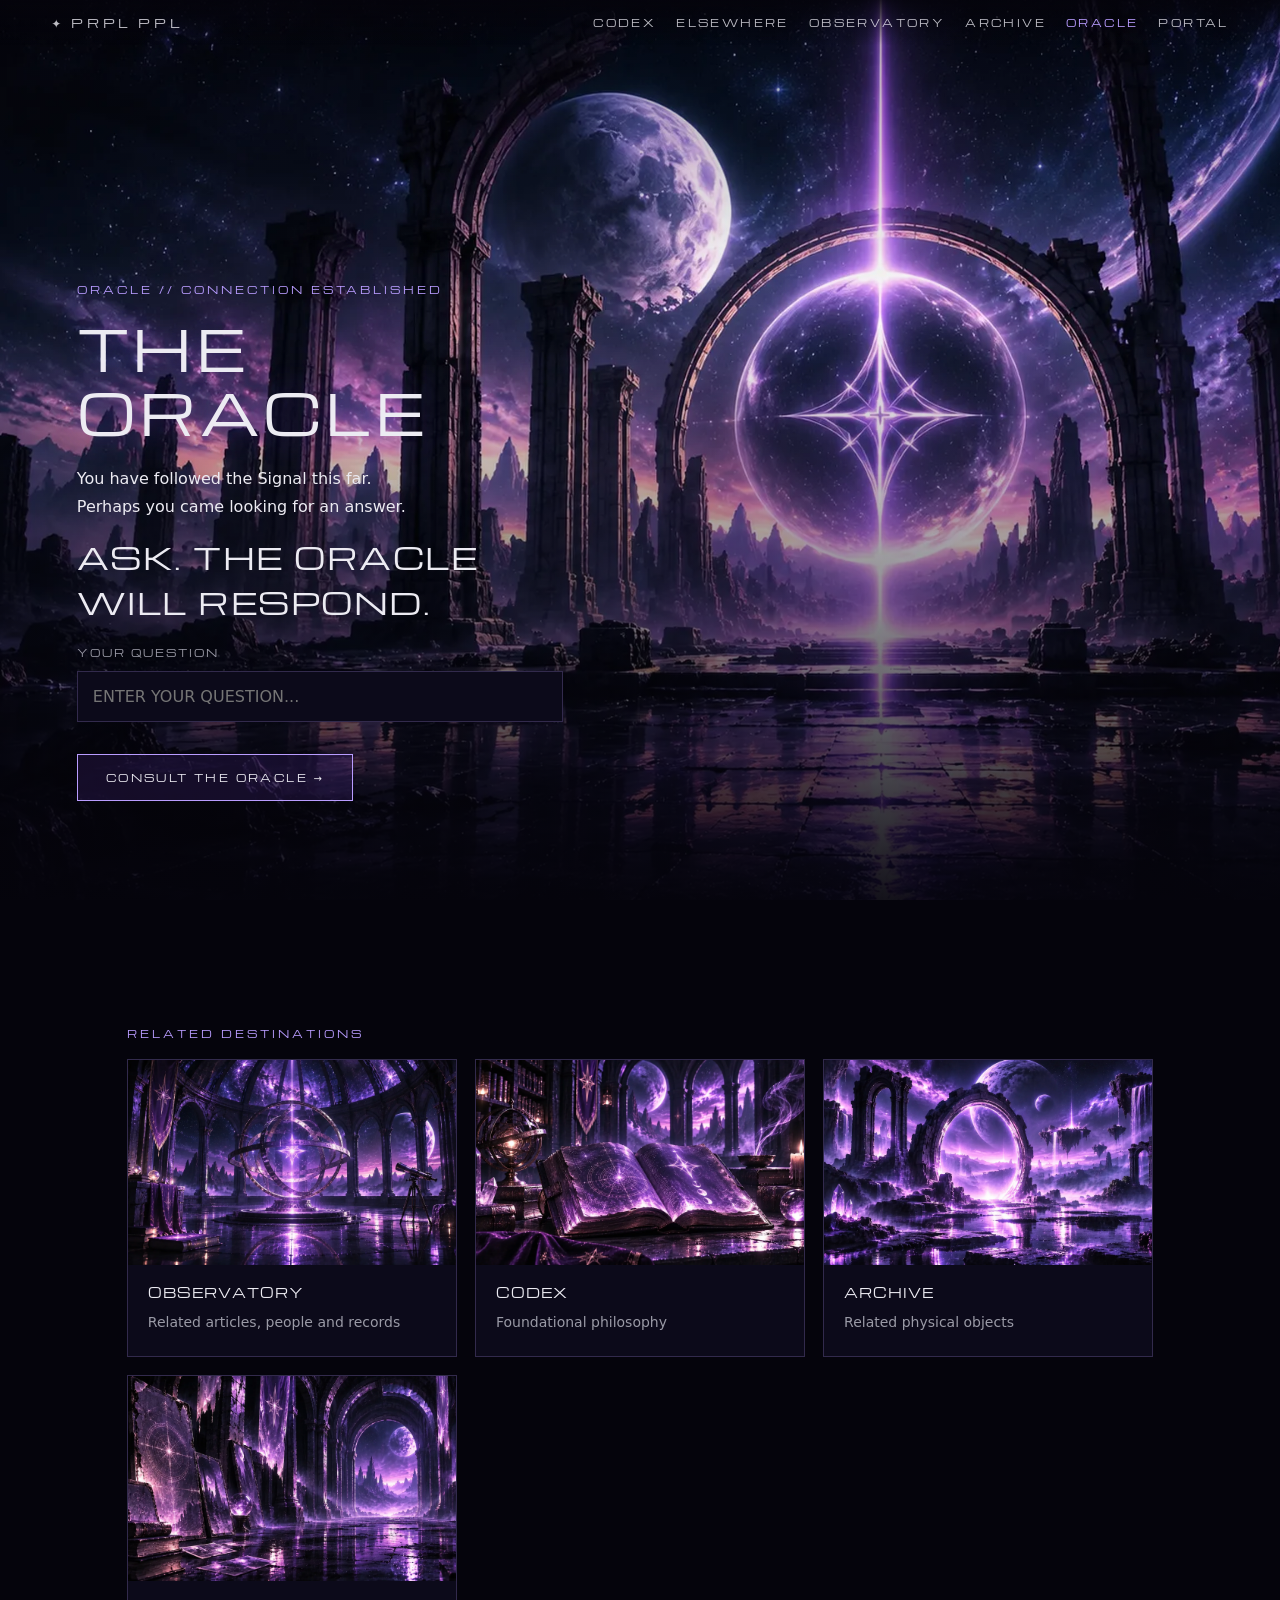
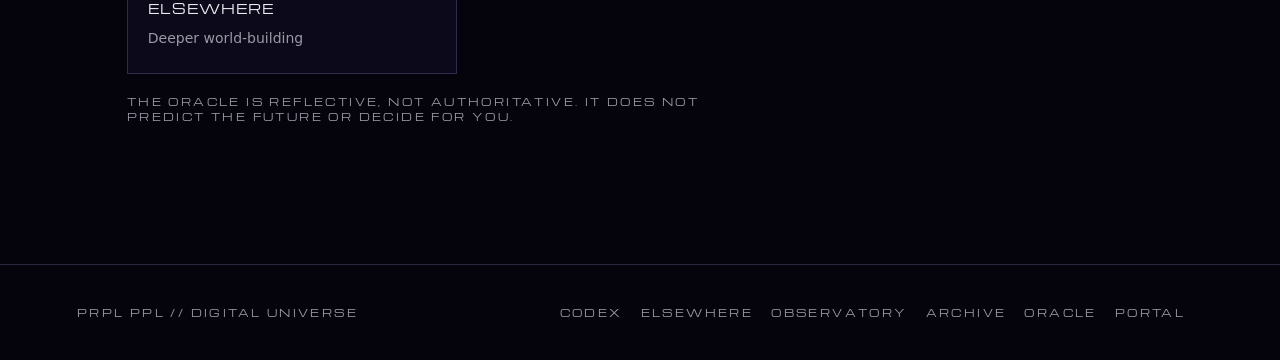
<file: prpl-ppl-site/oracle.html>
<!DOCTYPE html><html lang="en"><head><meta charset="utf-8"><meta name="viewport" content="width=device-width,initial-scale=1"><title>The Oracle | PRPL PPL</title><meta name="description" content="The Oracle: PRPL PPL digital universe."><meta name="theme-color" content="#05040c"><link rel="stylesheet" href="base.css"><link rel="stylesheet" href="site.css"><script>document.documentElement.className="js"</script></head><body><nav class="nav" aria-label="Main"><a class="logo" href="index.html">✦ PRPL PPL</a><div class="links"><a href="codex.html">Codex</a><a href="elsewhere.html">Elsewhere</a><a href="observatory.html">Observatory</a><a href="archive.html">Archive</a><a href="oracle.html" aria-current=page>Oracle</a><a href="portal.html">Portal</a></div></nav><main><header class="hero"><div class="bg"><picture><source media="(max-width:700px)" srcset="assets/img/oracle2.webp"><img src="assets/img/oracle1.webp" alt=""></picture></div><div class="in" style="max-width:640px"><p class="k">ORACLE // CONNECTION ESTABLISHED</p><h1>THE ORACLE</h1><div id="ask"><p>You have followed the Signal this far.<br>Perhaps you came looking for an answer.</p><p class="big">ASK. THE ORACLE WILL RESPOND.</p><form id="oracle" novalidate><label for="q">Your question</label><input id="q" name="q" maxlength="300" placeholder="ENTER YOUR QUESTION..." autocomplete="off"><button class="btn" type="submit">CONSULT THE ORACLE →</button></form></div><div id="answer" class="tx" hidden aria-live="polite"></div></div></header><section class="sec fade "><p class="k">RELATED DESTINATIONS</p><div class="grid"><a class="card" href="observatory.html"><img src="assets/img/oracle6.webp" alt="" loading=lazy><div><h3>Observatory</h3><p>Related articles, people and records</p></div></a><a class="card" href="codex.html"><img src="assets/img/oracle7.webp" alt="" loading=lazy><div><h3>Codex</h3><p>Foundational philosophy</p></div></a><a class="card" href="archive.html"><img src="assets/img/oracle9.webp" alt="" loading=lazy><div><h3>Archive</h3><p>Related physical objects</p></div></a><a class="card" href="elsewhere.html"><img src="assets/img/oracle8.webp" alt="" loading=lazy><div><h3>Elsewhere</h3><p>Deeper world-building</p></div></a></div><p class="sm" style="margin-top:20px">The Oracle is reflective, not authoritative. It does not predict the future or decide for you.</p></section></main><footer class="foot"><span class="sm">PRPL PPL // DIGITAL UNIVERSE</span><span class="sm"><a href="codex.html">Codex</a><a href="elsewhere.html">Elsewhere</a><a href="observatory.html">Observatory</a><a href="archive.html">Archive</a><a href="oracle.html">Oracle</a><a href="portal.html">Portal</a></span></footer><script src="site.js"></script></body></html>
</file>
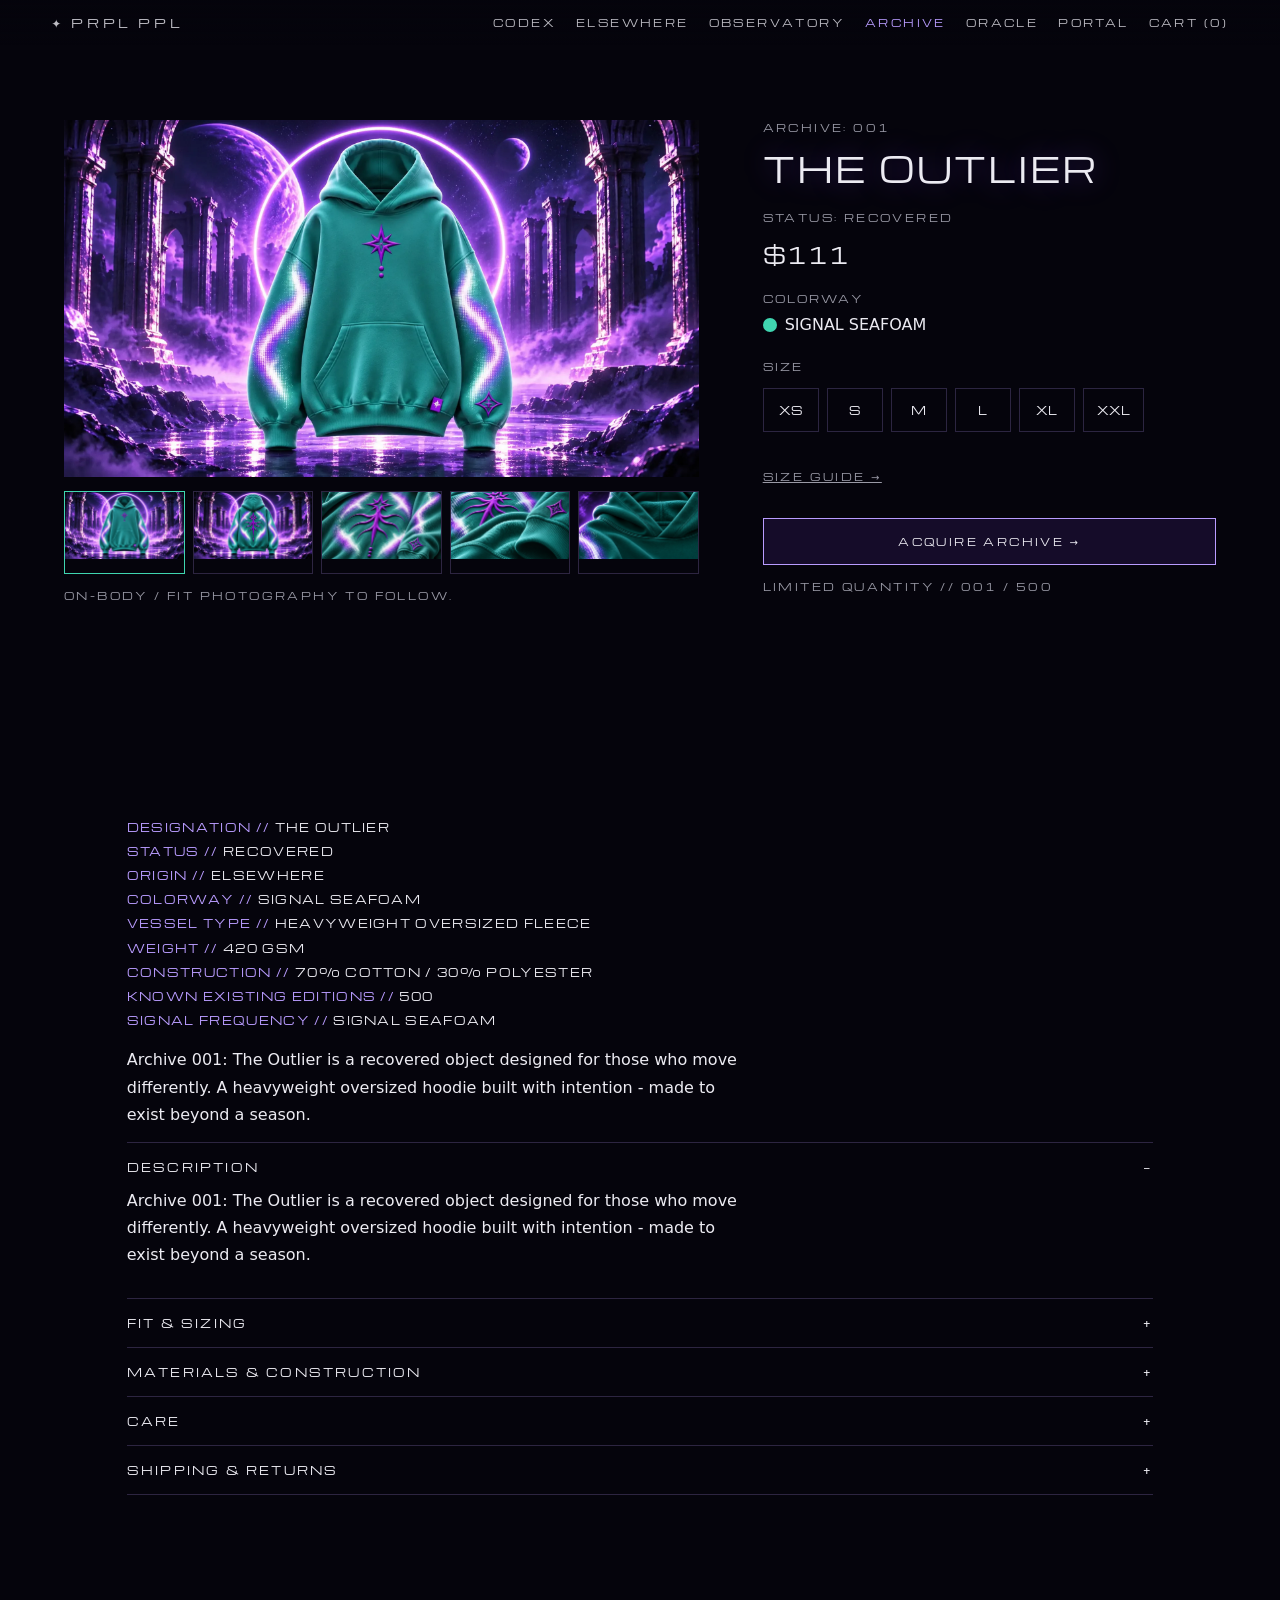
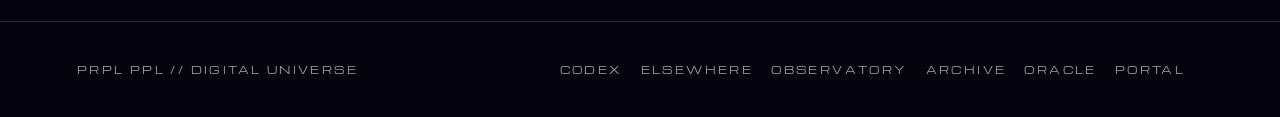
<file: prpl-ppl-site/outlier.html>
<!DOCTYPE html><html lang="en"><head><meta charset="utf-8"><meta name="viewport" content="width=device-width,initial-scale=1"><title>The Outlier | PRPL PPL</title><meta name="description" content="The Outlier: PRPL PPL digital universe."><meta name="theme-color" content="#05040c"><link rel="stylesheet" href="base.css"><link rel="stylesheet" href="site.css"><script>document.documentElement.className="js"</script></head><body><nav class="nav" aria-label="Main"><a class="logo" href="index.html">✦ PRPL PPL</a><div class="links"><a href="codex.html">Codex</a><a href="elsewhere.html">Elsewhere</a><a href="observatory.html">Observatory</a><a href="archive.html" aria-current=page>Archive</a><a href="oracle.html">Oracle</a><a href="portal.html">Portal</a><a href="#" data-cart>Cart (<span class="cart-n">0</span>)</a></div></nav><main><div class="pdp"><div class="gal"><img id="main-img" src="assets/img/archive3.webp" alt="The Outlier, front"><div class="thumbs"><button aria-label="Front" aria-current=true><img src="assets/img/archive3.webp" alt="Front" loading=lazy></button><button aria-label="Back"><img src="assets/img/archive4.webp" alt="Back" loading=lazy></button><button aria-label="Print and embroidery detail"><img src="assets/img/archive5.webp" alt="Print and embroidery detail" loading=lazy></button><button aria-label="Fabric macro"><img src="assets/img/archive6.webp" alt="Fabric macro" loading=lazy></button><button aria-label="Hood construction detail"><img src="assets/img/archive7.webp" alt="Hood construction detail" loading=lazy></button></div><p class="sm">On-body / fit photography to follow.</p></div><div class="buy"><p class="sm">ARCHIVE: 001</p><h1 style="font-size:clamp(22px,3vw,34px)">THE OUTLIER</h1><p class="sm">STATUS: RECOVERED</p><p class="price">$111</p><label>COLORWAY</label><p><span class="sw"></span>SIGNAL SEAFOAM</p><label>SIZE</label><div class="sz" role="group" aria-label="Size"><button aria-pressed="false">XS</button><button aria-pressed="false">S</button><button aria-pressed="false">M</button><button aria-pressed="false">L</button><button aria-pressed="false">XL</button><button aria-pressed="false">XXL</button></div><div class="err" id="sz-err" role="alert"></div><p><a href="#" data-size-guide class="sm">SIZE GUIDE →</a></p><button class="btn" id="add" style="width:100%">ACQUIRE ARCHIVE →</button><p class="sm" style="margin-top:14px">LIMITED QUANTITY // 001 / 500</p></div></div><section class="sec fade "><p class="meta">DESIGNATION // <b>THE OUTLIER</b><br>STATUS // <b>RECOVERED</b><br>ORIGIN // <b>ELSEWHERE</b><br>COLORWAY // <b>SIGNAL SEAFOAM</b><br>VESSEL TYPE // <b>HEAVYWEIGHT OVERSIZED FLEECE</b><br>WEIGHT // <b>420 GSM</b><br>CONSTRUCTION // <b>70% COTTON / 30% POLYESTER</b><br>KNOWN EXISTING EDITIONS // <b>500</b><br>SIGNAL FREQUENCY // <b>SIGNAL SEAFOAM</b></p><p>Archive 001: The Outlier is a recovered object designed for those who move differently. A heavyweight oversized hoodie built with intention - made to exist beyond a season.</p><details open><summary>Description</summary><p style="margin-top:12px">Archive 001: The Outlier is a recovered object designed for those who move differently. A heavyweight oversized hoodie built with intention - made to exist beyond a season.</p></details><details><summary>Fit &amp; Sizing</summary><p style="margin-top:12px">This hoodie is oversized. Size down for a more standard fit. Final measurements to be confirmed.</p></details><details><summary>Materials &amp; Construction</summary><p style="margin-top:12px">Heavyweight 420 GSM fleece, 70% cotton / 30% polyester.</p></details><details><summary>Care</summary><p style="margin-top:12px">Care instructions to be confirmed by the brand.</p></details><details><summary>Shipping &amp; Returns</summary><p style="margin-top:12px">Shipping and returns policy to be confirmed by the brand.</p></details></section></main><footer class="foot"><span class="sm">PRPL PPL // DIGITAL UNIVERSE</span><span class="sm"><a href="codex.html">Codex</a><a href="elsewhere.html">Elsewhere</a><a href="observatory.html">Observatory</a><a href="archive.html">Archive</a><a href="oracle.html">Oracle</a><a href="portal.html">Portal</a></span></footer><aside class="drawer" id="drawer" aria-label="Cart"><button class="btn" id="cart-x" style="align-self:flex-end;margin:0">CLOSE ✕</button><p class="k">YOUR ARCHIVE</p><div id="cart-body"></div><a class="btn" href="outlier.html" style="margin:0">VIEW CART</a><button class="btn" id="checkout" style="margin:0">CHECKOUT</button></aside><dialog id="size-dlg"><h2 style="font-size:18px">SIZE GUIDE</h2><p class="sm">INCHES / CM · Final measurements to be confirmed</p><table><tr><th></th><th>XS</th><th>S</th><th>M</th><th>L</th><th>XL</th><th>XXL</th></tr><tr><th>Chest</th><td>TBC</td><td>TBC</td><td>TBC</td><td>TBC</td><td>TBC</td><td>TBC</td></tr><tr><th>Length</th><td>TBC</td><td>TBC</td><td>TBC</td><td>TBC</td><td>TBC</td><td>TBC</td></tr><tr><th>Sleeve</th><td>TBC</td><td>TBC</td><td>TBC</td><td>TBC</td><td>TBC</td><td>TBC</td></tr></table><button class="btn" id="dlg-close">CLOSE</button></dialog><script src="site.js"></script></body></html>
</file>
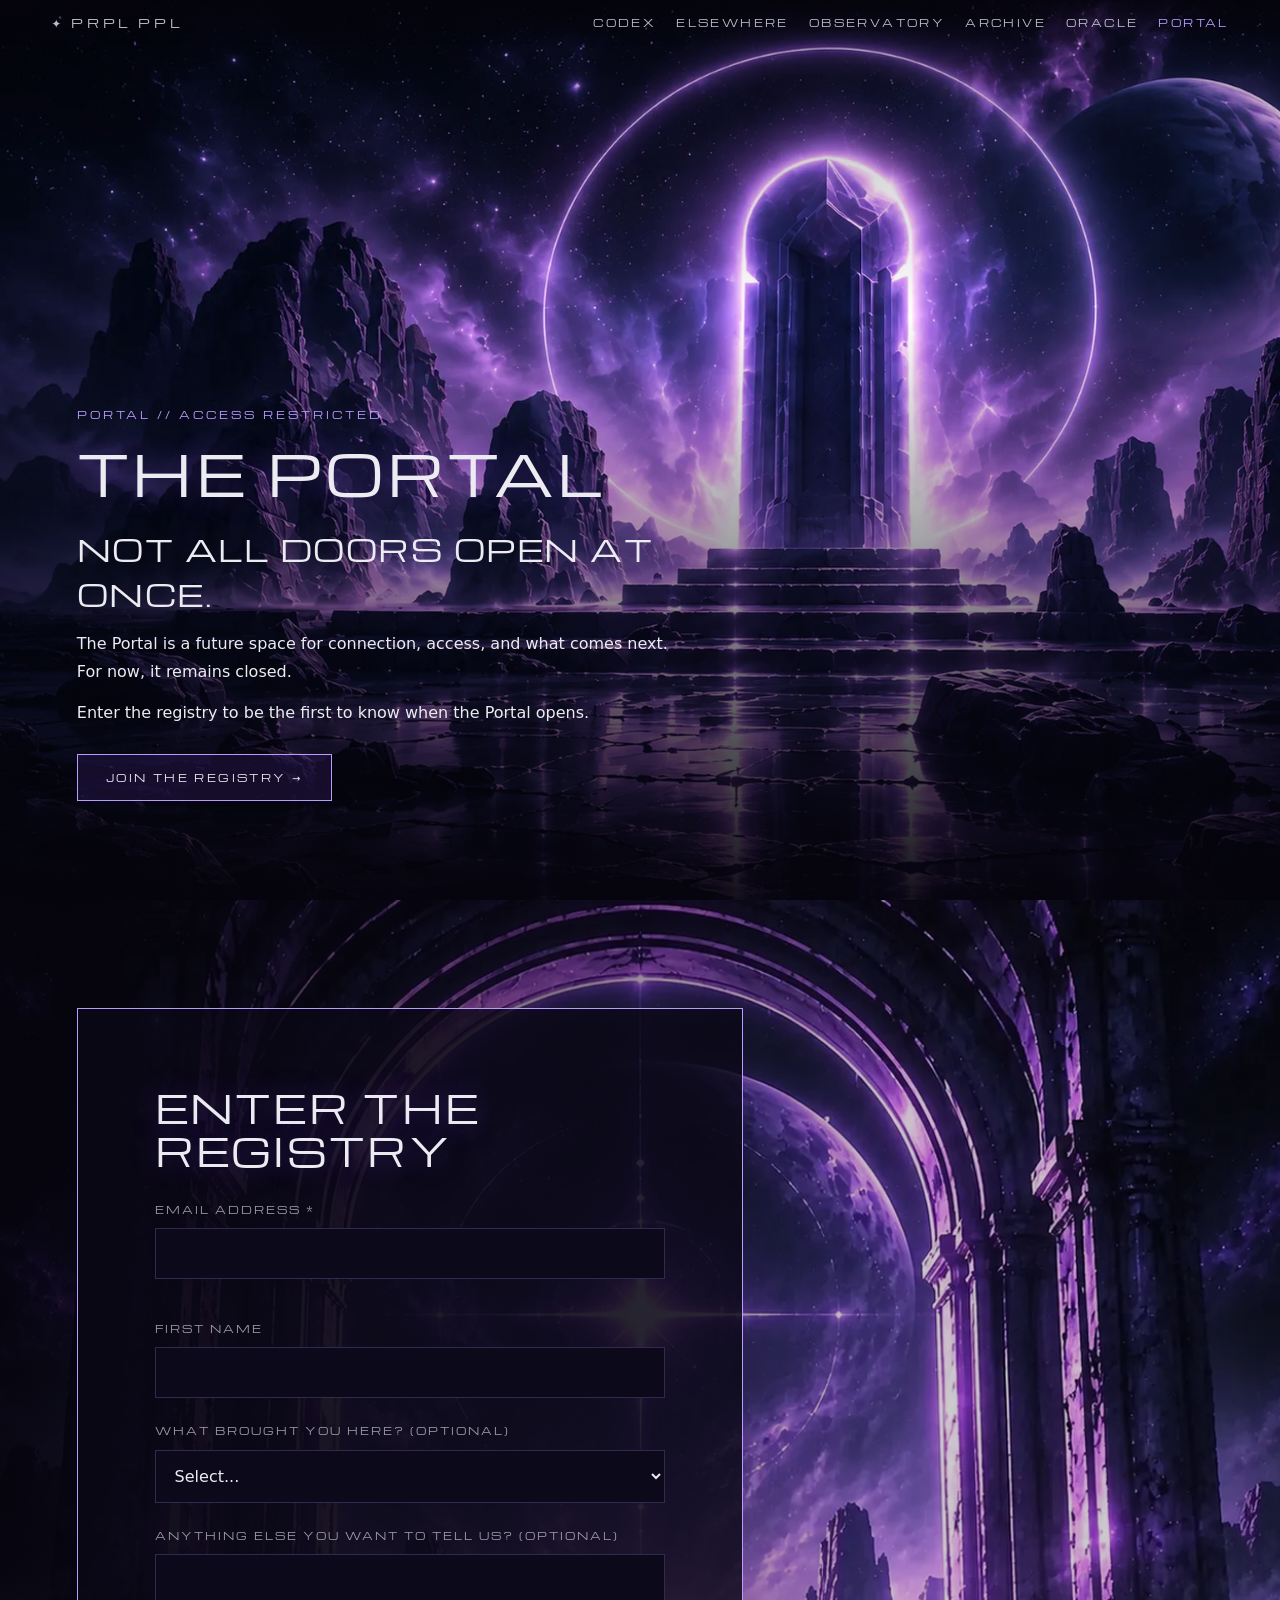
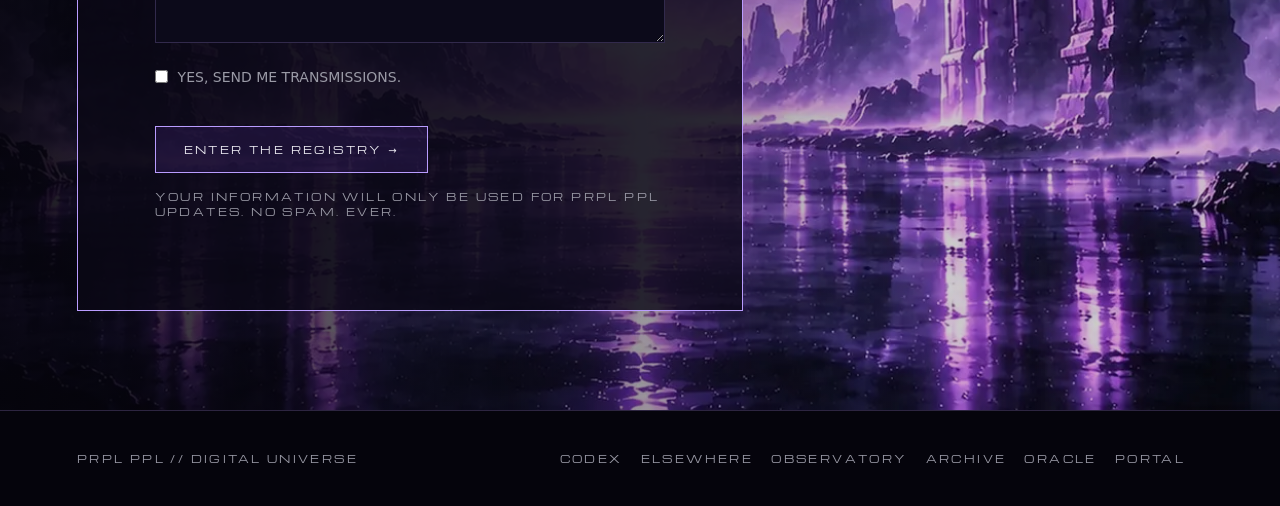
<file: prpl-ppl-site/portal.html>
<!DOCTYPE html><html lang="en"><head><meta charset="utf-8"><meta name="viewport" content="width=device-width,initial-scale=1"><title>The Portal | PRPL PPL</title><meta name="description" content="The Portal: PRPL PPL digital universe."><meta name="theme-color" content="#05040c"><link rel="stylesheet" href="base.css"><link rel="stylesheet" href="site.css"><script>document.documentElement.className="js"</script></head><body><nav class="nav" aria-label="Main"><a class="logo" href="index.html">✦ PRPL PPL</a><div class="links"><a href="codex.html">Codex</a><a href="elsewhere.html">Elsewhere</a><a href="observatory.html">Observatory</a><a href="archive.html">Archive</a><a href="oracle.html">Oracle</a><a href="portal.html" aria-current=page>Portal</a></div></nav><main><header class="hero"><div class="bg"><picture><source media="(max-width:700px)" srcset="assets/img/portal4.webp"><img src="assets/img/portal1.webp" alt=""></picture></div><div class="in fade"><p class="k">PORTAL // ACCESS RESTRICTED</p><h1>THE PORTAL</h1><p class="big">NOT ALL DOORS OPEN AT ONCE.</p><p>The Portal is a future space for connection, access, and what comes next.<br>For now, it remains closed.</p><p>Enter the registry to be the first to know when the Portal opens.</p><a class="btn" href="#join">JOIN THE REGISTRY →</a></div></header><section class="panel" id="join"><div class="bg"><img src="assets/img/portal2.webp" alt="" loading=lazy></div><div class="in fade" style="padding-top:12vh"><div id="form-wrap" class="tx"><h2>ENTER THE REGISTRY</h2><form id="registry" novalidate><label for="email">EMAIL ADDRESS *</label><input id="email" name="email" type="email" autocomplete="email" required><div class="err" id="e-err" role="alert"></div><label for="fn">FIRST NAME</label><input id="fn" name="first_name" autocomplete="given-name"><label for="why">WHAT BROUGHT YOU HERE? (OPTIONAL)</label><select id="why" name="what_brought_you_here"><option value="">Select...</option><option>The clothing</option><option>The universe / story</option><option>Creativity / inspiration</option><option>Community</option><option>Self discovery</option><option>Found through social media</option><option>Friend / word of mouth</option><option>Other</option></select><label for="more">ANYTHING ELSE YOU WANT TO TELL US? (OPTIONAL)</label><textarea id="more" name="more" rows="3" maxlength="500"></textarea><label style="display:flex;gap:10px;align-items:center;text-transform:none;letter-spacing:0;font:14px system-ui"><input type="checkbox" name="consent" style="width:auto;margin:0"> YES, SEND ME TRANSMISSIONS.</label><br><button class="btn" type="submit">ENTER THE REGISTRY →</button><p class="sm" style="margin-top:16px">YOUR INFORMATION WILL ONLY BE USED FOR PRPL PPL UPDATES. NO SPAM. EVER.</p></form></div><div id="success" class="tx" hidden aria-live="polite"><img src="assets/img/portal3.webp" alt=""><p class="k" style="margin-top:20px">SIGNAL RECEIVED</p><h2>You are in the registry.</h2><p>We will be in touch when the Portal opens.</p><a class="btn" href="observatory.html">RETURN TO OBSERVATORY →</a> <a class="btn" href="archive.html">EXPLORE THE ARCHIVE →</a> <a class="btn" href="codex.html">CONTINUE EXPLORING →</a></div></div></section></main><footer class="foot"><span class="sm">PRPL PPL // DIGITAL UNIVERSE</span><span class="sm"><a href="codex.html">Codex</a><a href="elsewhere.html">Elsewhere</a><a href="observatory.html">Observatory</a><a href="archive.html">Archive</a><a href="oracle.html">Oracle</a><a href="portal.html">Portal</a></span></footer><script src="site.js"></script></body></html>
</file>
<file: prpl-ppl-site/base.css>
@font-face {
  font-family: 'Michroma';
  src: url('assets/fonts/michroma.woff2') format('woff2');
  font-weight: 400;
  font-display: swap;
}

:root {
  --ink: #050507;
  --mist: #9a9aa6;
  --paper: #ecebf2;
  --violet: #8a4dff;
  --font-brand: 'Michroma', 'Arial Black', system-ui, sans-serif;
}

*, *::before, *::after { box-sizing: border-box; }

html, body { margin: 0; padding: 0; background: #000; }
html { -webkit-text-size-adjust: 100%; }
body.is-loading { overflow: hidden; }

/* ---------- Loader ---------- */
.loader {
  position: fixed; inset: 0; z-index: 50;
  display: grid; place-items: center; align-content: center; gap: 22px;
  background: radial-gradient(ellipse at 50% 60%, #1a0f33 0%, var(--ink) 62%);
  transition: opacity 0.9s ease, visibility 0.9s;
}
.loader.is-done { opacity: 0; visibility: hidden; }
.loader__mark {
  font-family: var(--font-brand);
  font-size: clamp(34px, 7vw, 64px);
  letter-spacing: 0.32em; padding-left: 0.32em;
  color: var(--paper);
  text-shadow: 0 0 24px rgba(138, 77, 255, 0.55);
}
.loader__bar { width: min(240px, 60vw); height: 2px; background: rgba(255,255,255,0.1); overflow: hidden; }
.loader__bar span { display: block; height: 100%; width: 0%; background: linear-gradient(90deg, var(--violet), #d9b8ff); transition: width 0.25s ease; }
.loader__status {
  margin: 0; font-family: var(--font-brand); font-size: 10px;
  letter-spacing: 0.28em; text-transform: uppercase; color: var(--mist);
  min-height: 1.4em; text-align: center; padding: 0 16px;
}

/* ---------- Scroll-controlled video ---------- */
.scroll-video {
  /* Scrolling needed to go from first to last frame. Bigger = slower, smoother. */
  --scroll-length: 1000vh;
  position: relative;
  height: var(--scroll-length);
}
.scroll-video__stage {
  position: sticky; top: 0; width: 100%;
  height: 100vh; height: 100lvh;
  overflow: hidden; background: #000;
}
.scroll-video__media {
  position: absolute; inset: 0; display: block; width: 100%; height: 100%;
  object-fit: cover; object-position: center;
  pointer-events: none; user-select: none; -webkit-user-select: none;
  /* own GPU layer = steadier frame updates */
  transform: translateZ(0);
}
.scroll-video__media::-webkit-media-controls,
.scroll-video__media::-webkit-media-controls-start-playback-button,
.scroll-video__media::-webkit-media-controls-overlay-play-button {
  display: none !important; -webkit-appearance: none;
}

/* ---------- Scroll hint ---------- */
.scroll-hint {
  position: absolute; left: 50%; bottom: max(28px, env(safe-area-inset-bottom, 0px));
  transform: translateX(-50%);
  display: grid; justify-items: center; gap: 12px;
  font-family: var(--font-brand); font-size: 10px; letter-spacing: 0.32em; text-transform: uppercase;
  color: rgba(236, 235, 242, 0.8);
  text-shadow: 0 0 12px rgba(0,0,0,0.6);
  transition: opacity 0.6s ease; pointer-events: none;
}
.scroll-hint::after {
  content: ''; width: 1px; height: 38px;
  background: linear-gradient(var(--paper), transparent);
  animation: hint-drop 2.2s ease-in-out infinite; transform-origin: top;
}
.scroll-hint.is-hidden { opacity: 0; }
@keyframes hint-drop {
  0% { transform: scaleY(0); opacity: 1; }
  60% { transform: scaleY(1); opacity: 1; }
  100% { transform: scaleY(1); opacity: 0; }
}

@media (prefers-reduced-motion: reduce) {
  .loader, .loader__bar span, .scroll-hint { transition: none; }
  .scroll-hint::after { animation: none; }
}
</file>
<file: prpl-ppl-site/site.css>
:root{--bg:#05040c;--tx:#ecebf2;--mu:#9a9aa6;--lav:#b99cff;--vi:#8a4dff;--sea:#3fd6b0;--ln:rgba(185,156,255,.22);--d:'Michroma','Arial Black',system-ui,sans-serif}
body{background:var(--bg);color:var(--tx);font:16px/1.7 system-ui,-apple-system,'Segoe UI',sans-serif}
a{color:inherit}img{max-width:100%;display:block}
.nav{position:fixed;top:0;left:0;right:0;z-index:30;display:flex;gap:22px;align-items:center;padding:14px 4vw;background:linear-gradient(#05040cd9,#05040c00);font:10px var(--d);letter-spacing:.24em;text-transform:uppercase}
.nav .logo{font-size:12px;letter-spacing:.3em;margin-right:auto;text-decoration:none;white-space:nowrap}.nav a{text-decoration:none;color:#ecebf2cc}.nav a:hover,.nav a[aria-current]{color:var(--lav)}
.nav .links{display:flex;gap:20px}
@media(max-width:760px){.nav{gap:12px;flex-wrap:wrap;padding:10px 4vw}.nav .links{width:100%;overflow-x:auto;gap:16px;padding-bottom:4px;font-size:9px}}
.hero{position:relative;min-height:100svh;display:grid;align-items:end;overflow:hidden;isolation:isolate}
.hero.short{min-height:62svh}
.bg{position:absolute;inset:0;z-index:-2}.bg img{width:100%;height:100%;object-fit:cover;animation:drift 28s ease-in-out infinite alternate}
.hero::after{content:'';position:absolute;inset:0;z-index:-1;background:linear-gradient(180deg,#05040c55 0%,#05040c00 35%,#05040cf0 100%)}
@keyframes drift{to{transform:scale(1.04)}}
.in{padding:0 6vw 11vh;max-width:820px}
.k{font:10px var(--d);letter-spacing:.3em;text-transform:uppercase;color:var(--lav);margin:0 0 18px}
h1,h2{font:400 clamp(26px,5.2vw,56px)/1.15 var(--d);letter-spacing:.06em;text-transform:uppercase;margin:0 0 22px;text-shadow:0 0 28px #8a4dff66}
h2{font-size:clamp(20px,3.6vw,38px)}
.big{font:clamp(18px,3vw,30px)/1.5 var(--d);text-transform:uppercase;letter-spacing:.05em}
p{margin:0 0 14px;max-width:62ch}.mu{color:var(--mu)}.sm{font:10px var(--d);letter-spacing:.24em;text-transform:uppercase;color:var(--mu)}
.sec{padding:14vh 6vw;max-width:1180px;margin:auto}.wide{padding:14vh 6vw}
.btn{display:inline-block;margin-top:14px;padding:15px 28px;border:1px solid var(--lav);font:10px var(--d);letter-spacing:.24em;text-transform:uppercase;text-decoration:none;color:var(--tx);background:#8a4dff1f;cursor:pointer;transition:.3s}
.btn:hover,.btn:focus-visible{background:var(--vi);box-shadow:0 0 28px #8a4dff88}.btn:disabled{opacity:.5;cursor:wait}
:focus-visible{outline:2px solid var(--lav);outline-offset:3px}
.js .fade{opacity:0;transform:translateY(26px);transition:opacity 1s ease,transform 1s ease}.js .fade.on{opacity:1;transform:none}
.strip{margin:0;position:relative}.strip img{width:100%;max-height:70vh;object-fit:cover}
.panel{position:relative;min-height:90svh;display:grid;align-items:center;overflow:hidden;isolation:isolate}.panel::after{content:'';position:absolute;inset:0;z-index:-1;background:linear-gradient(90deg,#05040cee 0%,#05040c33 70%)}
.grid{display:grid;gap:18px;grid-template-columns:repeat(auto-fill,minmax(250px,1fr))}
.card{position:relative;border:1px solid var(--ln);background:#0c0a1a;text-decoration:none;display:block;overflow:hidden;transition:.4s}
.card img{aspect-ratio:16/10;width:100%;object-fit:cover;transition:transform .8s}.card:hover{border-color:var(--lav);box-shadow:0 0 30px #8a4dff44}.card:hover img{transform:scale(1.04)}
.card div{padding:18px 20px 22px}.card h3{font:400 13px/1.5 var(--d);letter-spacing:.08em;text-transform:uppercase;margin:0 0 8px}.card p{font-size:14px;color:var(--mu);margin:0}
.mosaic{display:grid;gap:12px;grid-template-columns:repeat(4,1fr);margin:0 0 6vh}.mosaic img{aspect-ratio:3/4;object-fit:cover;width:100%}
.mosaic img:nth-child(even){margin-top:8vh}@media(max-width:700px){.mosaic{grid-template-columns:1fr 1fr}}
.line{width:1px;height:90px;background:linear-gradient(var(--lav),transparent);margin:0 0 30px}
.dark{background:#02020a;min-height:100svh;display:grid;align-content:center}
.obs{filter:blur(6px) brightness(.55);pointer-events:none}.pulse{animation:pl 4s ease-in-out infinite}@keyframes pl{50%{box-shadow:0 0 30px #8a4dff66}}
.foot{border-top:1px solid var(--ln);padding:40px 6vw;display:flex;flex-wrap:wrap;gap:16px 28px;justify-content:space-between}.foot a{text-decoration:none;margin-right:18px}
.filters{display:flex;flex-wrap:wrap;gap:8px;margin:0 0 24px}.filters button{font:9px var(--d);letter-spacing:.2em;text-transform:uppercase;padding:11px 16px;border:1px solid var(--ln);background:none;color:var(--tx);cursor:pointer}.filters button[aria-pressed=true]{border-color:var(--lav);background:#8a4dff33}
input,textarea,select{width:100%;padding:15px;background:#0c0a1a;border:1px solid var(--ln);color:var(--tx);font:16px system-ui;margin:6px 0 18px}input:focus,textarea:focus,select:focus{border-color:var(--lav);outline:0}
label{font:10px var(--d);letter-spacing:.2em;text-transform:uppercase;color:var(--mu)}.err{color:#ff8fb0;font-size:14px;min-height:1.2em;margin:-12px 0 12px}
.orb{display:flex;gap:10px}.orb input{margin:0}
.pdp{display:grid;grid-template-columns:1.4fr 1fr;gap:5vw;padding:120px 5vw 8vh;max-width:1400px;margin:auto}
.buy{position:sticky;top:90px;align-self:start}.gal img{width:100%;margin-bottom:14px;background:#0c0a1a}
.thumbs{display:grid;grid-template-columns:repeat(5,1fr);gap:8px;margin-bottom:14px}.thumbs button{padding:0;border:1px solid var(--ln);background:none;cursor:pointer}.thumbs button[aria-current=true]{border-color:var(--sea)}
.price{font:22px var(--d);margin:14px 0}.sz{display:flex;flex-wrap:wrap;gap:8px;margin:8px 0 14px}.sz button{min-width:56px;padding:13px;border:1px solid var(--ln);background:none;color:var(--tx);font:11px var(--d);cursor:pointer}.sz button[aria-pressed=true]{background:var(--sea);color:#021;border-color:var(--sea)}
.sw{display:inline-block;width:14px;height:14px;border-radius:50%;background:var(--sea);vertical-align:-2px;margin-right:8px}
.meta{font:11px/2.2 var(--d);letter-spacing:.12em;text-transform:uppercase;color:var(--lav)}.meta b{font-weight:400;color:var(--tx)}
details{border-top:1px solid var(--ln);padding:16px 0}details:last-of-type{border-bottom:1px solid var(--ln)}summary{cursor:pointer;font:11px var(--d);letter-spacing:.2em;text-transform:uppercase;list-style:none}summary::after{content:'+';float:right}details[open] summary::after{content:'−'}
dialog{background:#0c0a1a;color:var(--tx);border:1px solid var(--lav);max-width:560px;width:90vw;padding:28px}dialog::backdrop{background:#000b}table{width:100%;border-collapse:collapse;margin:16px 0}td,th{border:1px solid var(--ln);padding:10px;text-align:center;font-size:14px}
.drawer{position:fixed;top:0;right:0;bottom:0;width:min(400px,100vw);background:#0a0816;border-left:1px solid var(--lav);z-index:60;transform:translateX(105%);transition:.4s;padding:26px;display:flex;flex-direction:column;gap:14px}.drawer.open{transform:none}
.item{display:grid;grid-template-columns:80px 1fr;gap:14px}.qty button{width:30px;height:30px;background:none;border:1px solid var(--ln);color:var(--tx);cursor:pointer}
@media(max-width:860px){.pdp{grid-template-columns:1fr;padding-top:100px}.buy{position:static}}
.tx{border:1px solid var(--lav);padding:6vw;background:#0a0816cc;max-width:720px}.tx[hidden],[hidden]{display:none!important}
.home-t{position:absolute;inset:0;display:grid;place-content:center;text-align:center;pointer-events:none;opacity:calc(1 - var(--p,0)*14)}
.home-cta{position:absolute;left:0;right:0;bottom:12vh;text-align:center;opacity:0;pointer-events:none;transition:opacity .8s}.home-cta.on{opacity:1;pointer-events:auto}
.scroll-hint{z-index:2}
@media(prefers-reduced-motion:reduce){.bg img,.pulse{animation:none}.js .fade{transition:none}}
</file>
